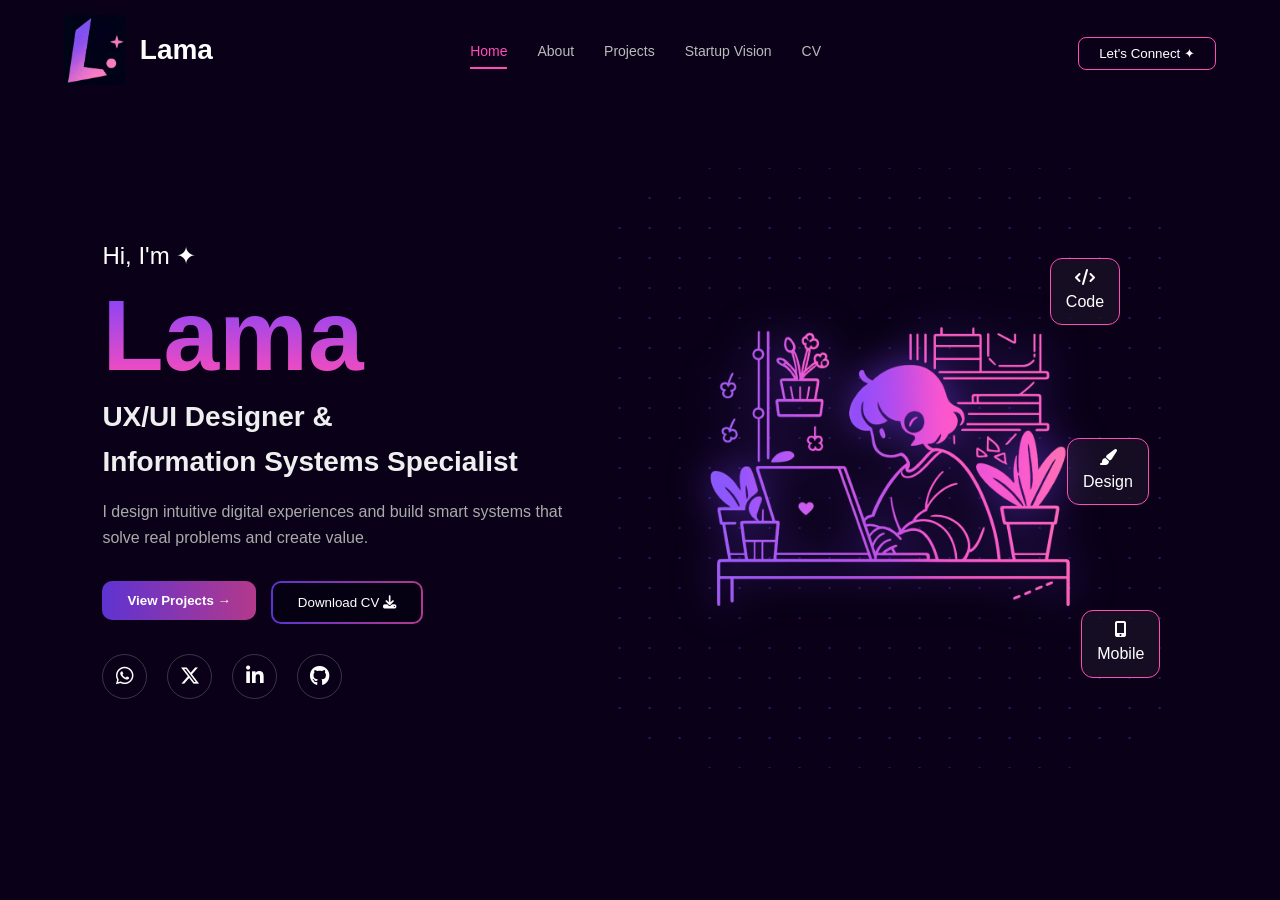
<file: index.html>
<!DOCTYPE html>
<html lang="ar">
<head>
    <meta charset="UTF-8">
    <meta name="viewport" content="width=device-width, initial-scale=1.0">
    <title>Lama Portfolio</title>
    <link rel="stylesheet" href="style.css">
    <link rel="stylesheet" href="https://cdnjs.cloudflare.com/ajax/libs/font-awesome/6.4.2/css/all.min.css">
</head>
<body>

    <nav>
        <div class="logo">
            <a href="index.html" class="logo-link">
                <div class="logo-wrapper">
                    <img src="logo2.jpg" alt="logo" class="nav-logo-img">
                    <span>Lama</span>
                </div>
            </a>
        </div>

        <button class="menu-toggle" type="button">
            <i class="fa-solid fa-bars"></i>
        </button>

        <ul>
            <li><a href="index.html" class="active">Home</a></li>
            <li><a href="about.html">About</a></li>
            <li><a href="projects.html">Projects</a></li>
            <li><a href="startup.html">Startup Vision</a></li>
            <li><a href="cv.html">CV</a></li>
        </ul>

        <a href="cv.html">
            <button class="connect-btn">Let's Connect ✦</button>
        </a>
    </nav>

    <main class="hero">
        <div class="content">
            <h3>Hi, I'm ✦</h3>
            <h1>Lama</h1>
            <h2>UX/UI Designer & <br> Information Systems Specialist</h2>
            <p>I design intuitive digital experiences and build smart systems that solve real problems and create value.</p>

            <div class="btns">
                <a href="projects.html" style="text-decoration: none;">
                    <button class="view-btn">View Projects →</button>
                </a>

                <a href="Lama_Alanazi.pdf" style="text-decoration: none;">
                <button class="cv-btn">
                    Download CV <i class="fa-solid fa-download"></i>
                </button>
                </a>
            </div>

            <div class="home-social-list">
                <a href="https://wa.me/966505989673" class="social-item">
                    <i class="fab fa-whatsapp"></i>
                </a>

                <a href="https://x.com/leot2y?s=21" class="social-item">
                    <i class="fab fa-x-twitter"></i>
                </a>

                <a href="https://www.linkedin.com/in/lama-alanzai-1803762b8?utm_source=share_via&utm_content=profile&utm_medium=member_ios" class="social-item">
                    <i class="fab fa-linkedin-in"></i>
                </a>

                <a href="https://github.com/lalimue" class="social-item">
                    <i class="fab fa-github"></i>
                </a>
            </div>
        </div>

        <div class="right-hero">
            <img src="loly.png" alt="Lama Working" class="hero-avatar">

            <div class="floating-icons">
                <div class="card card-code">
                    <i class="fas fa-code"></i>
                    <span>Code</span>
                </div>

                <div class="card card-design">
                    <i class="fas fa-paint-brush"></i>
                    <span>Design</span>
                </div>

                <div class="card card-mobile">
                    <i class="fas fa-mobile-alt"></i>
                    <span>Mobile</span>
                </div>
            </div>
        </div>
    </main>

    <script>
        const menuToggle = document.querySelector('.menu-toggle');
        const navMenu = document.querySelector('nav ul');

        menuToggle.addEventListener('click', () => {
            navMenu.classList.toggle('menu-open');

            menuToggle.innerHTML = navMenu.classList.contains('menu-open')
                ? '<i class="fa-solid fa-xmark"></i>'
                : '<i class="fa-solid fa-bars"></i>';
        });

        navMenu.querySelectorAll('a').forEach(link => {
            link.addEventListener('click', () => {
                navMenu.classList.remove('menu-open');
                menuToggle.innerHTML = '<i class="fa-solid fa-bars"></i>';
            });
        });
    </script>

    <script src="script.js"></script>

</body>
</html>
</file>
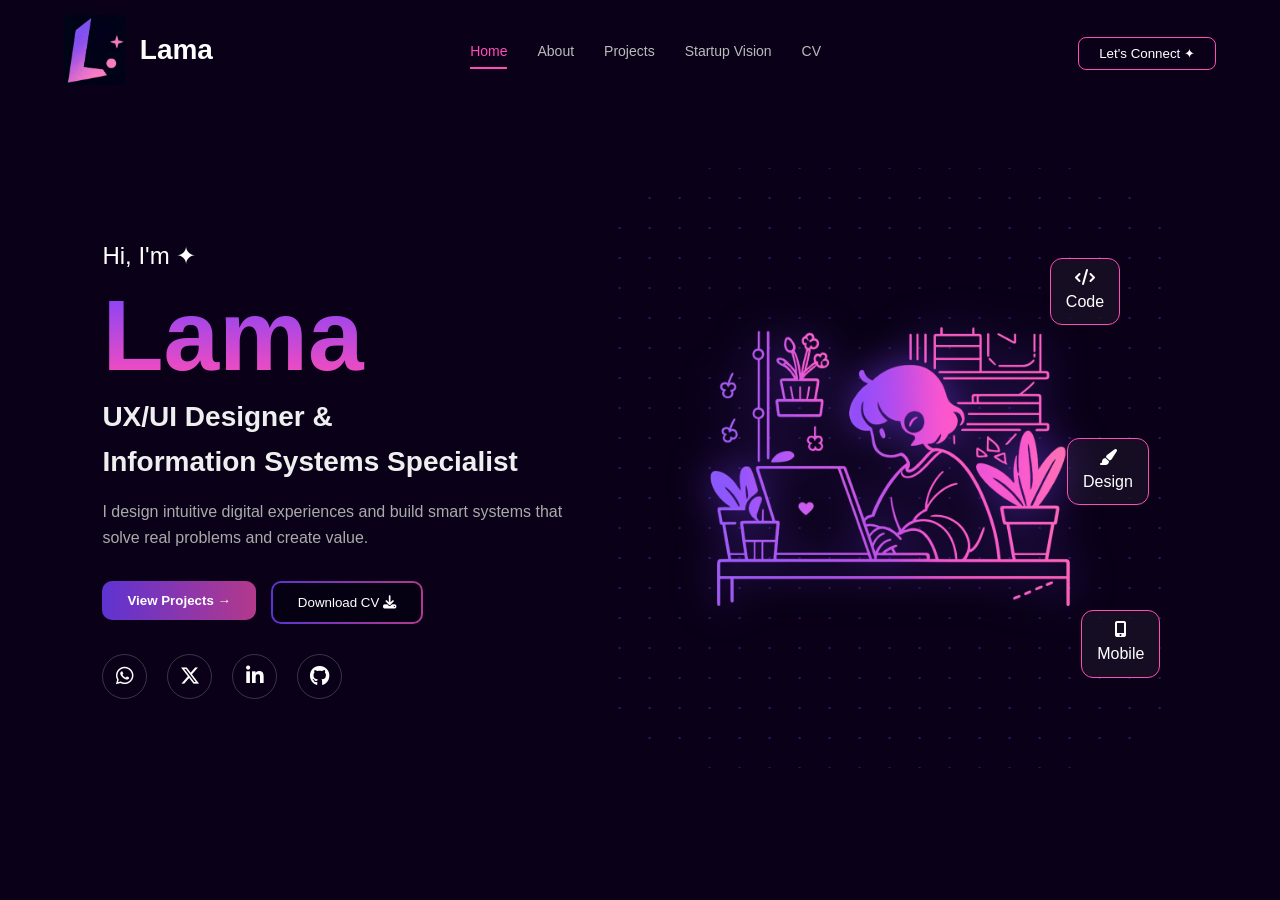
<file: my portfolio/index.html>
<!DOCTYPE html>
<html lang="ar">
<head>
    <meta charset="UTF-8">
    <meta name="viewport" content="width=device-width, initial-scale=1.0">
    <title>Lama Portfolio</title>
    <link rel="stylesheet" href="style.css">
    <link rel="stylesheet" href="https://cdnjs.cloudflare.com/ajax/libs/font-awesome/6.4.2/css/all.min.css">
</head>
<body>

    <nav>
      <div class="logo">
        <a href="index.html" class="logo-link">
        <div class="logo-wrapper">
            <img src="logo2.jpg" alt="logo" class="nav-logo-img">
        <span>Lama</span>
        </div>
        </a>
    </div>
        <ul>
            <li><a href="index.html" class="active">Home</a></li>
            <li><a href="about.html">About</a></li>
            <li><a href="projects.html">Projects</a></li>
            <li><a href="startup.html">Startup Vision</a></li>
            <li><a href="cv.html">CV</a></li>
        </ul>
        <a href="cv.html">
        <button class="connect-btn">Let's Connect ✦</button>
        </a>
    </nav>

    <main class="hero">
        <div class="content">
            <h3>Hi, I'm ✦</h3>
            <h1>Lama</h1>
            <h2>UX/UI Designer & <br> Information Systems Specialist</h2>
            <p>I design intuitive digital experiences and build smart systems that solve real problems and create value.</p>
            
            <div class="btns">
                <a href="projects.html" style="text-decoration: none;">
                <button class="view-btn">View Projects →</button>
                </a>
                <button class="cv-btn">Download CV <i class="fa-solid fa-download"></i></button>
            </div>

<div class="home-social-list">
    <a href="https://wa.me/966505989673" class="social-item"><i class="fab fa-whatsapp"></i></a>
    <a href="https://x.com/leot2y?s=21" class="social-item"><i class="fab fa-x-twitter"></i></a>
    <a href="https://www.linkedin.com/in/lama-alanzai-1803762b8?utm_source=share_via&utm_content=profile&utm_medium=member_ios" class="social-item"><i class="fab fa-linkedin-in"></i></a>
    <a href="https://github.com/lalimue" class="social-item"><i class="fab fa-github"></i></a>
</div>
        </div>

        <div class="right-hero">
    <img src="loly.png" alt="Lama Working" class="hero-avatar">
    
              <div class="floating-icons">
   <div class="card card-code">
        <i class="fas fa-code"></i> <span>Code</span>
    </div>

    <div class="card card-design">
        <i class="fas fa-paint-brush"></i>
        <span>Design</span>
    </div>

    <div class="card card-mobile">
        <i class="fas fa-mobile-alt"></i>
        <span>Mobile</span>
    </div>
        </div>
    </main>

    <script src="script.js"></script>
</body>
</html>
</file>
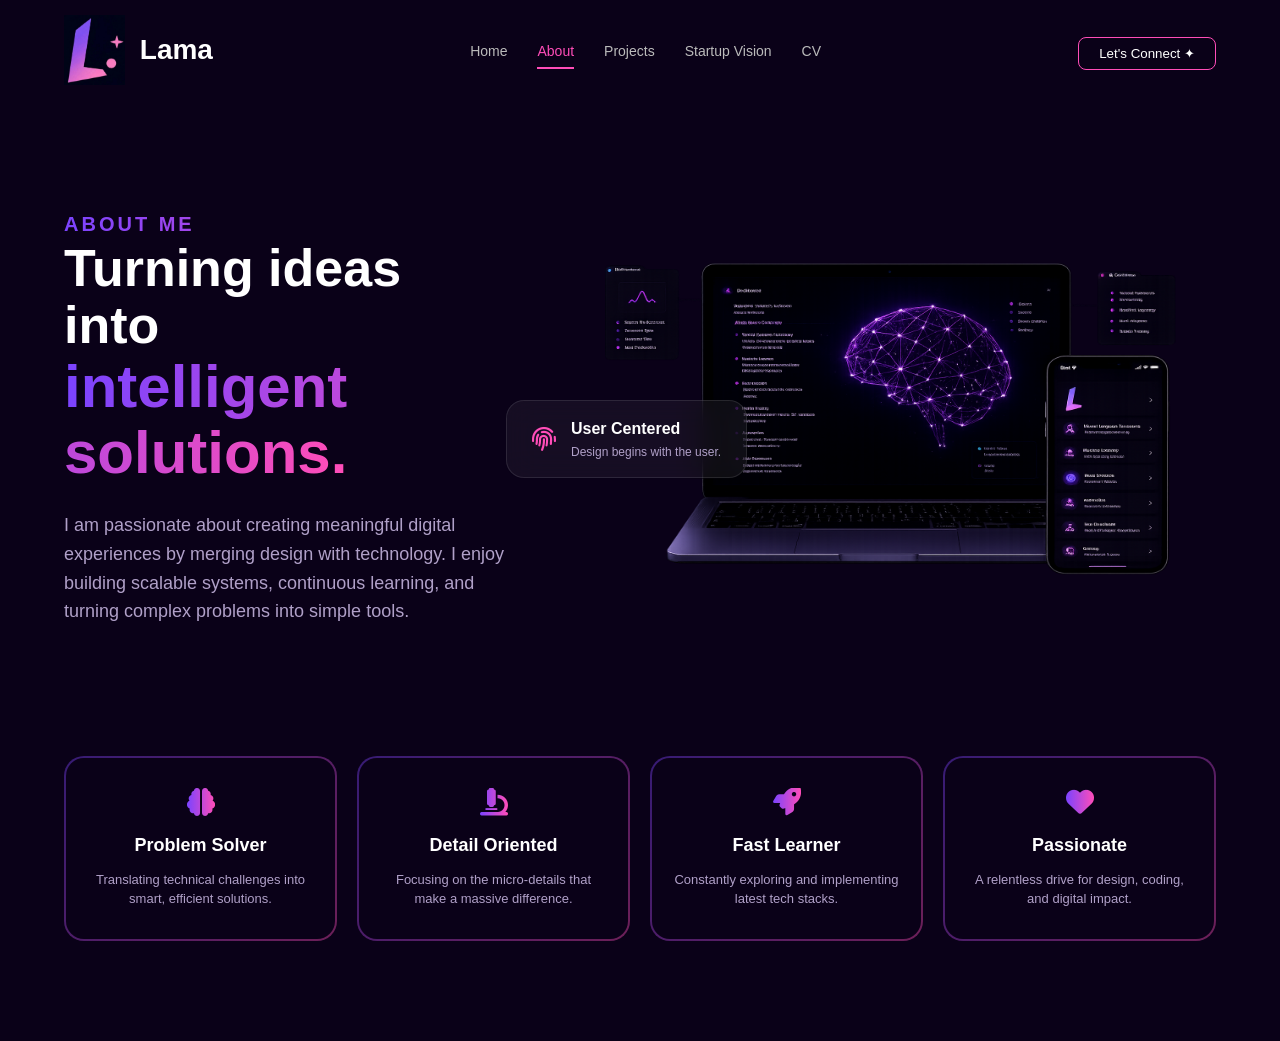
<file: about.html>
<!DOCTYPE html>
<html lang="en">
<head>
    <meta charset="UTF-8">
    <meta name="viewport" content="width=device-width, initial-scale=1.0">
    <title>About Me - Lama</title>
    <link rel="stylesheet" href="style.css">
    <link rel="stylesheet" href="https://cdnjs.cloudflare.com/ajax/libs/font-awesome/6.4.0/css/all.min.css">
    
</head>
<body>
  
<nav>
    <div class="logo">
        <a href="index.html" class="logo-link">
            <div class="logo-wrapper">
                <img src="logo2.jpg" alt="logo" class="nav-logo-img">
                <span>Lama</span>
            </div>
        </a>
    </div>

    <button class="menu-toggle" type="button">
        <i class="fa-solid fa-bars"></i>
    </button>

    <ul>
        <li><a href="index.html">Home</a></li>
        <li><a href="about.html" class="active">About</a></li>
        <li><a href="projects.html">Projects</a></li>
        <li><a href="startup.html">Startup Vision</a></li>
        <li><a href="cv.html">CV</a></li>
    </ul>

    <a href="cv.html">
        <button class="connect-btn">Let's Connect ✦</button>
    </a>
</nav>


<section class="about-section" id="about">
    <div class="about-container">
        
        <div class="about-top-row">
            <div class="about-text-content">
                <span class="section-subtitle">About Me</span>
                <h2 class="section-title">Turning ideas into <br><span class="gradient-text">intelligent solutions.</span></h2>
                <p class="about-description">
                    I am passionate about creating meaningful digital experiences by merging design with technology. 
                    I enjoy building scalable systems, continuous learning, and turning complex problems into simple tools.
                </p>
            </div>
            
            <div class="about-visual-content">
                <div class="visual-wrapper">
                    <div>
                        <img src="lap2.png" width="650" height="390">
                    </div>
                    <br>
                    <div class="floating-badge">
                        <i class="fas fa-fingerprint"></i>
                        <div class="badge-text">
                            <h4>User Centered</h4>
                            <p>Design begins with the user.</p>
                        </div>
                    </div>
                </div>
            </div>
        </div>

        <div class="traits-horizontal-grid">
            <div class="trait-card">
                <i class="fas fa-brain"></i>
                <h3>Problem Solver</h3>
                <p>Translating technical challenges into smart, efficient solutions.</p>
            </div>

            <div class="trait-card">
                <i class="fas fa-microscope"></i>
                <h3>Detail Oriented</h3>
                <p>Focusing on the micro-details that make a massive difference.</p>
            </div>

            <div class="trait-card">
                <i class="fas fa-rocket"></i>
                <h3>Fast Learner</h3>
                <p>Constantly exploring and implementing latest tech stacks.</p>
            </div>

            <div class="trait-card">
                <i class="fas fa-heart"></i>
                <h3>Passionate</h3>
                <p>A relentless drive for design, coding, and digital impact.</p>
            </div>
        </div>

    </div>
</section>
<script>
const menuToggle = document.querySelector('.menu-toggle');
const navMenu = document.querySelector('nav ul');

menuToggle.addEventListener('click', () => {
    navMenu.classList.toggle('menu-open');

    menuToggle.innerHTML = navMenu.classList.contains('menu-open')
        ? '<i class="fa-solid fa-xmark"></i>'
        : '<i class="fa-solid fa-bars"></i>';
});

navMenu.querySelectorAll('a').forEach(link => {
    link.addEventListener('click', () => {
        navMenu.classList.remove('menu-open');
        menuToggle.innerHTML = '<i class="fa-solid fa-bars"></i>';
    });
});
</script>
</body>
</html>
</file>
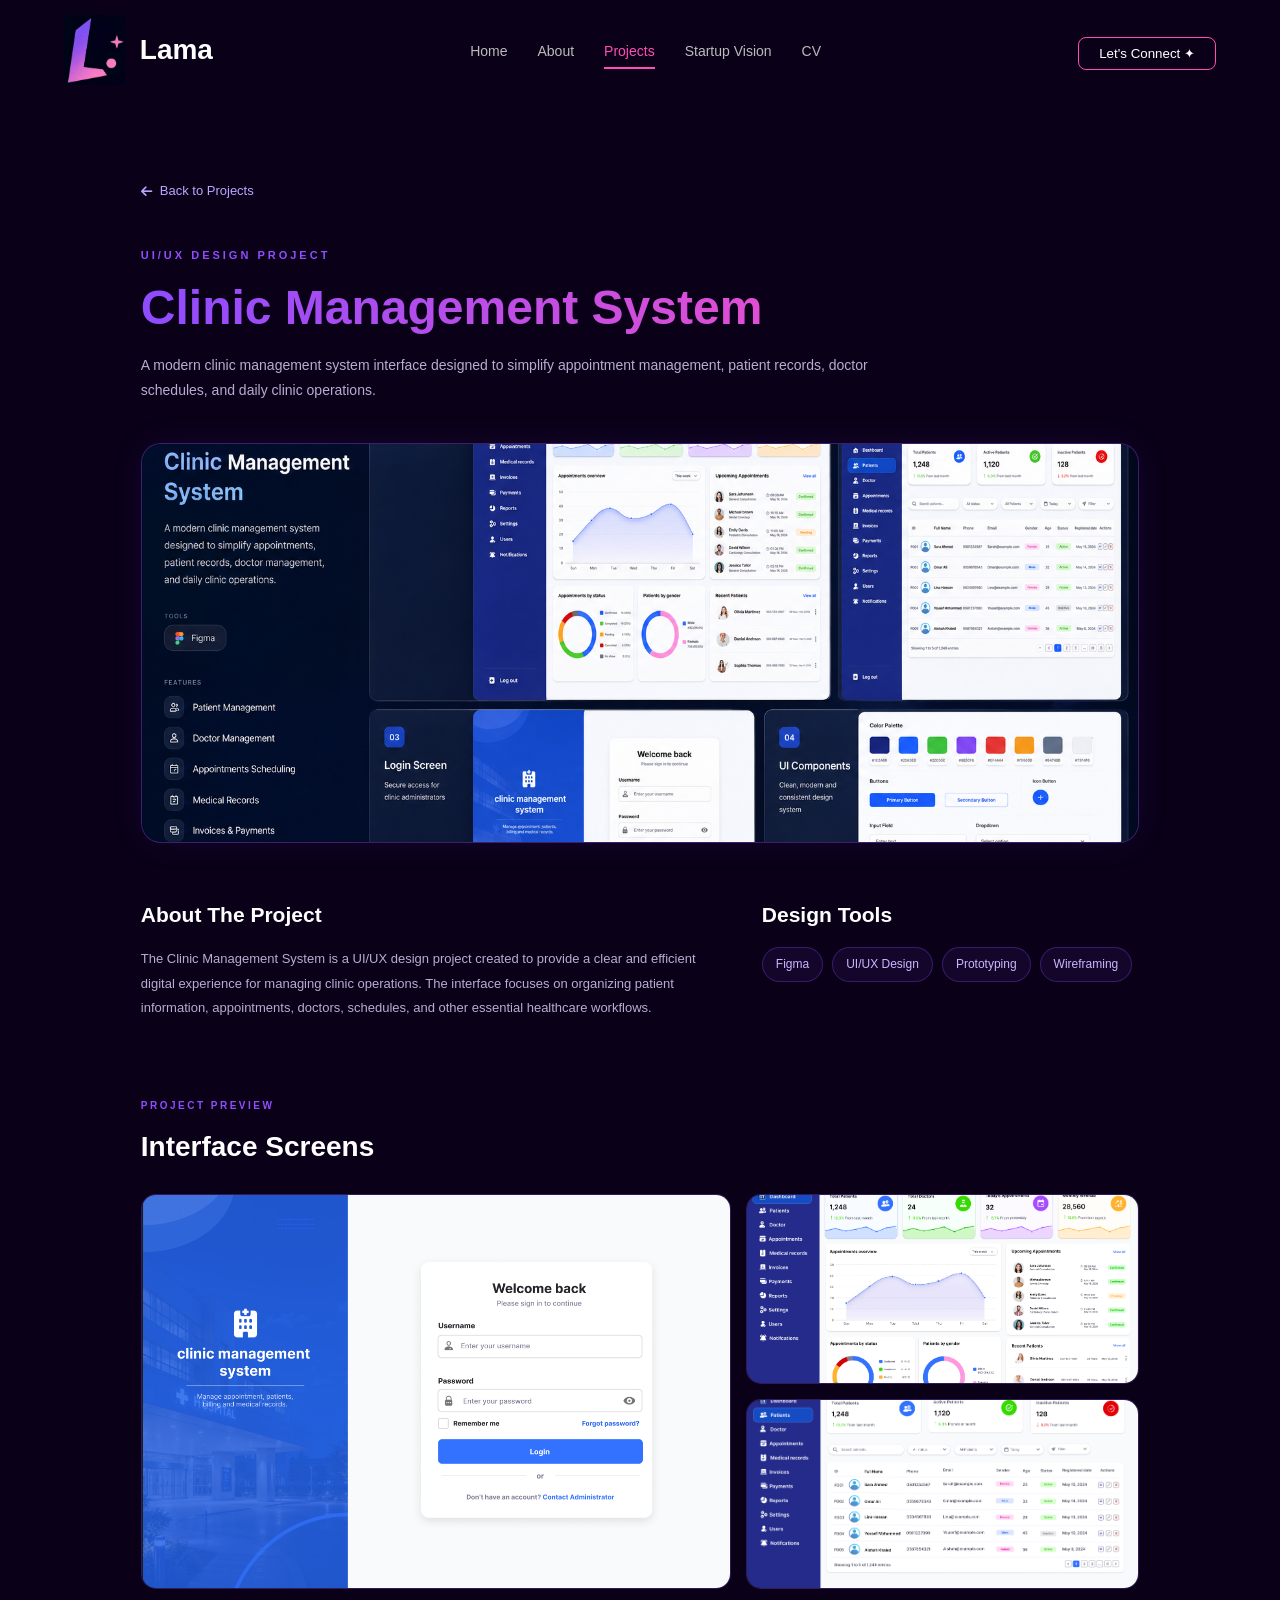
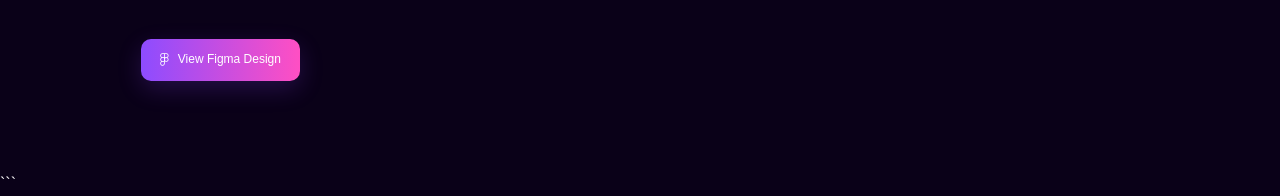
<file: clinic.html>
<!DOCTYPE html>
<html lang="en">

<head>
    <meta charset="UTF-8">
    <meta name="viewport" content="width=device-width, initial-scale=1.0">

    <title>Clinic Management System | Lama Portfolio</title>

    <link rel="stylesheet" href="style.css">

    <link rel="stylesheet"
          href="https://cdnjs.cloudflare.com/ajax/libs/font-awesome/6.4.2/css/all.min.css">
</head>

<body>

<!-- ================= NAVBAR ================= -->

<nav>

    <div class="logo">
        <a href="index.html" class="logo-link">

            <div class="logo-wrapper">
                <img src="logo2.jpg" alt="logo" class="nav-logo-img">
                <span>Lama</span>
            </div>

        </a>
    </div>

    <ul>
        <li><a href="index.html">Home</a></li>
        <li><a href="about.html">About</a></li>
        <li><a href="projects.html" class="active">Projects</a></li>
        <li><a href="startup.html">Startup Vision</a></li>
        <li><a href="cv.html">CV</a></li>
    </ul>

    <a href="cv.html">
        <button class="connect-btn">Let's Connect ✦</button>
    </a>

</nav>


<!-- ================= PROJECT ================= -->

<main class="project-details">

    <!-- BACK -->

    <a href="projects.html" class="back-projects">
        <i class="fas fa-arrow-left"></i>
        Back to Projects
    </a>


    <!-- HEADING -->

    <div class="project-heading">

        <span class="project-category">
            UI/UX DESIGN PROJECT
        </span>

        <h1>Clinic Management System</h1>

        <p>
            A modern clinic management system interface designed to
            simplify appointment management, patient records, doctor
            schedules, and daily clinic operations.
        </p>

    </div>


    <!-- ================= MAIN IMAGE ================= -->

    <div class="project-main-image">

        <img src="clinic.png"
             alt="Clinic Management System UI">

    </div>


    <!-- ================= PROJECT INFORMATION ================= -->

    <section class="project-content">

        <div class="project-description">

            <h2>About The Project</h2>

            <p>
                The Clinic Management System is a UI/UX design project
                created to provide a clear and efficient digital experience
                for managing clinic operations. The interface focuses on
                organizing patient information, appointments, doctors,
                schedules, and other essential healthcare workflows.
            </p>

        </div>


        <div class="project-tech">

            <h2>Design Tools</h2>

            <div class="tech-tags">

                <span>Figma</span>
                <span>UI/UX Design</span>
                <span>Prototyping</span>
                <span>Wireframing</span>

            </div>

        </div>

    </section>


    <!-- ================= DESIGN SCREENS ================= -->

    <section class="project-gallery">

        <div class="gallery-heading">

            <span>PROJECT PREVIEW</span>

            <h2>Interface Screens</h2>

        </div>


        <div class="gallery-grid">

            <!-- MAIN DESIGN -->

            <div class="gallery-item large">

                <img src="clinic1.png"
                     alt="Clinic Management System Dashboard">

            </div>


            <!-- ADD MORE SCREENS HERE -->

            <div class="gallery-item">

                <img src="clinic2.png"
                     alt="Clinic Management System Screen">

            </div>


            <div class="gallery-item">

                <img src="clinic3.png"
                     alt="Clinic Management System Screen">

            </div>

        </div>

    </section>


    <!-- ================= FIGMA ================= -->

    <section class="project-links">

        <a href="https://www.figma.com/design/mzNhZfQiUc6KIcCQ4QPQDF/clinic-management-system?node-id=0-1&t=4mo6bGwFIRwh3VgQ-1"
           target="_blank"
           rel="noopener noreferrer"
           class="project-link live-link">

            <i class="fab fa-figma"></i>

            View Figma Design

        </a>

    </section>


</main>

</body>
</html>
```
</file>
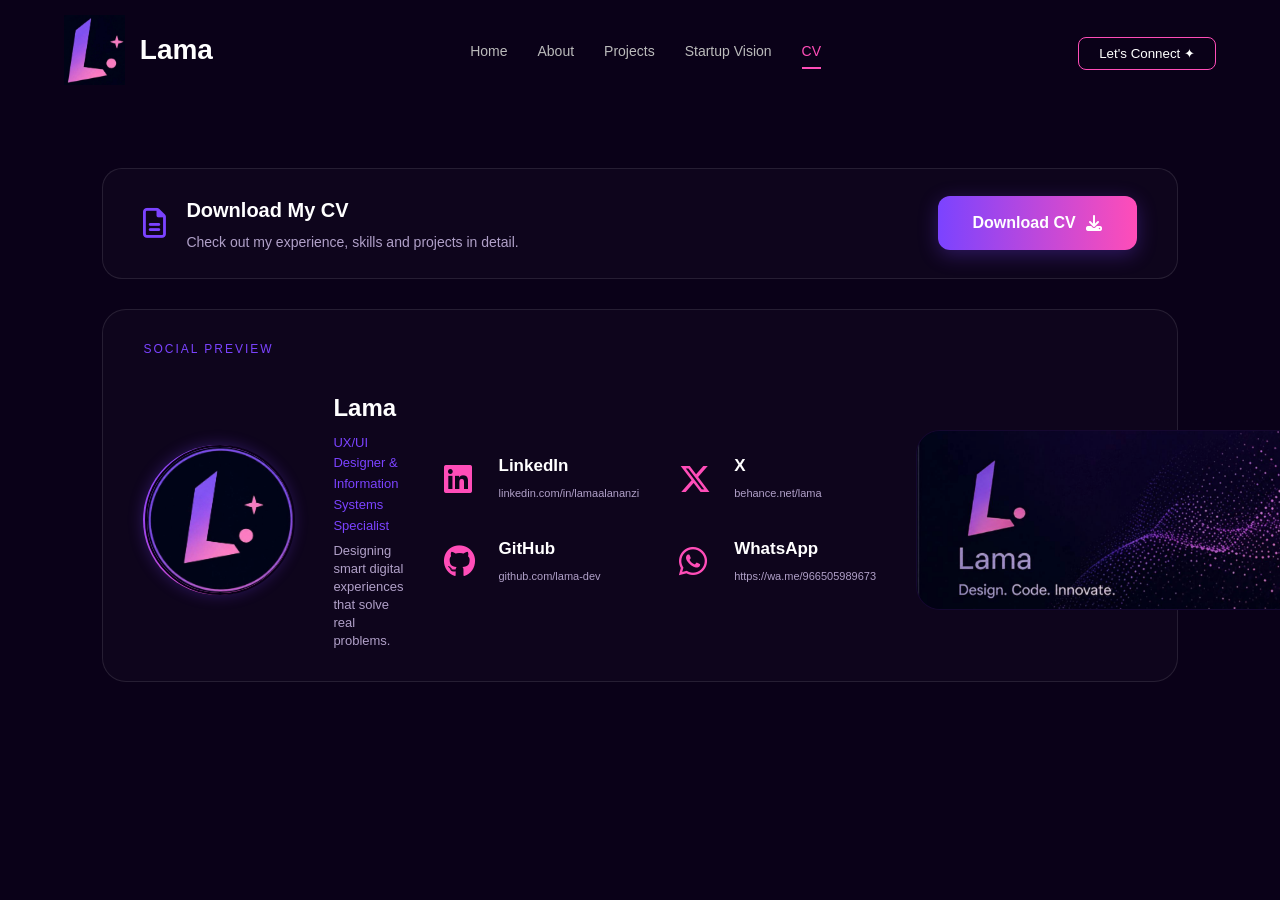
<file: cv.html>
<!DOCTYPE html>
<html lang="ar">
<head>
    <meta charset="UTF-8">
    <meta name="viewport" content="width=device-width, initial-scale=1.0">
    <title>Lama Portfolio</title>
    <link rel="stylesheet" href="style.css">
    <link rel="stylesheet" href="https://cdnjs.cloudflare.com/ajax/libs/font-awesome/6.4.2/css/all.min.css">
</head>
<body>

<nav>
    <div class="logo">
        <a href="index.html" class="logo-link">
            <div class="logo-wrapper">
                <img src="logo2.jpg" alt="logo" class="nav-logo-img">
                <span>Lama</span>
            </div>
        </a>
    </div>

    <button class="menu-toggle" type="button">
        <i class="fa-solid fa-bars"></i>
    </button>

    <ul>
        <li><a href="index.html">Home</a></li>
        <li><a href="about.html">About</a></li>
        <li><a href="projects.html">Projects</a></li>
        <li><a href="startup.html">Startup Vision</a></li>
        <li><a href="cv.html" class="active">CV</a></li>
    </ul>

    <a href="cv.html">
        <button class="connect-btn">Let's Connect ✦</button>
    </a>
</nav>
    <section class="cv-social-section">
    <div class="cv-download-bar">
        <div class="cv-info">
            <i class="far fa-file-alt"></i>
            <div>
                <h3>Download My CV</h3>
                <p>Check out my experience, skills and projects in detail.</p>
            </div>
        </div>
        <a href="Lama_Alanazi.pdf" class="btn-download-cv">
            Download CV <i class="fas fa-download"></i>
        </a>
    </div>

    <div class="social-preview-container">
    <div class="social-header">SOCIAL PREVIEW</div>
    
    <div class="social-content-grid">
        <div class="profile-mini-card">
          <div class="avatar-container">
            <img src="Lav.jpg" alt="lama logo" class="profile-avatar-img">
          </div>
          <br><br><br>
            <div class="profile-text">
                <h2>Lama</h2>
                <span>UX/UI Designer & Information Systems Specialist</span>
                <p>Designing smart digital experiences that solve real problems.</p>
            </div>
        </div>

        <div class="social-links-grid">
            <div class="social-link-item">
                <i class="fab fa-linkedin"></i>
                <div class="link-details">
                    <h4>LinkedIn</h4>
                        <a href="https://www.linkedin.com/in/lama-alanzai-1803762b8?utm_source=share_via&utm_content=profile&utm_medium=member_ios" 
                        style="text-decoration: none;">
                        <span>linkedin.com/in/lamaalananzi</span>
                        </a>
                </div>
            </div>
            <div class="social-link-item">
                <i class="fab fa-x-twitter"></i>
                <div class="link-details">
                    <h4>X</h4>
                    <a href="https://x.com/leot2y?s=21"
                    style="text-decoration: none;">
                    <span>behance.net/lama</span>
                    </a>
                </div>
            </div>
            <div class="social-link-item">
                <i class="fab fa-github"></i>
                <div class="link-details">
                    <h4>GitHub</h4>
                    <a href="https://github.com/lalimue"style="text-decoration: none;">
                    <span>github.com/lama-dev</span>
                    </a>
                </div>
            </div>
            <div class="social-link-item">
                <i class="fab fa-whatsapp"></i>
                <div class="link-details">
                    <h4>WhatsApp</h4>
                    <a href="https://wa.me/966505989673"
                    style="text-decoration: none;">
                    <span>https://wa.me/966505989673</span>
                </a>
                </div>
            </div>
        </div>
            <div class="brand-card">
                <img src="card.jpg" alt="card identity" class ="brand-image-bg">
                
                </div>
        
    </div>
</section>
<script>
const menuToggle = document.querySelector('.menu-toggle');
const navMenu = document.querySelector('nav ul');

menuToggle.addEventListener('click', () => {
    navMenu.classList.toggle('menu-open');

    menuToggle.innerHTML = navMenu.classList.contains('menu-open')
        ? '<i class="fa-solid fa-xmark"></i>'
        : '<i class="fa-solid fa-bars"></i>';
});

navMenu.querySelectorAll('a').forEach(link => {
    link.addEventListener('click', () => {
        navMenu.classList.remove('menu-open');
        menuToggle.innerHTML = '<i class="fa-solid fa-bars"></i>';
    });
});
</script>
</body>
</html>
</file>
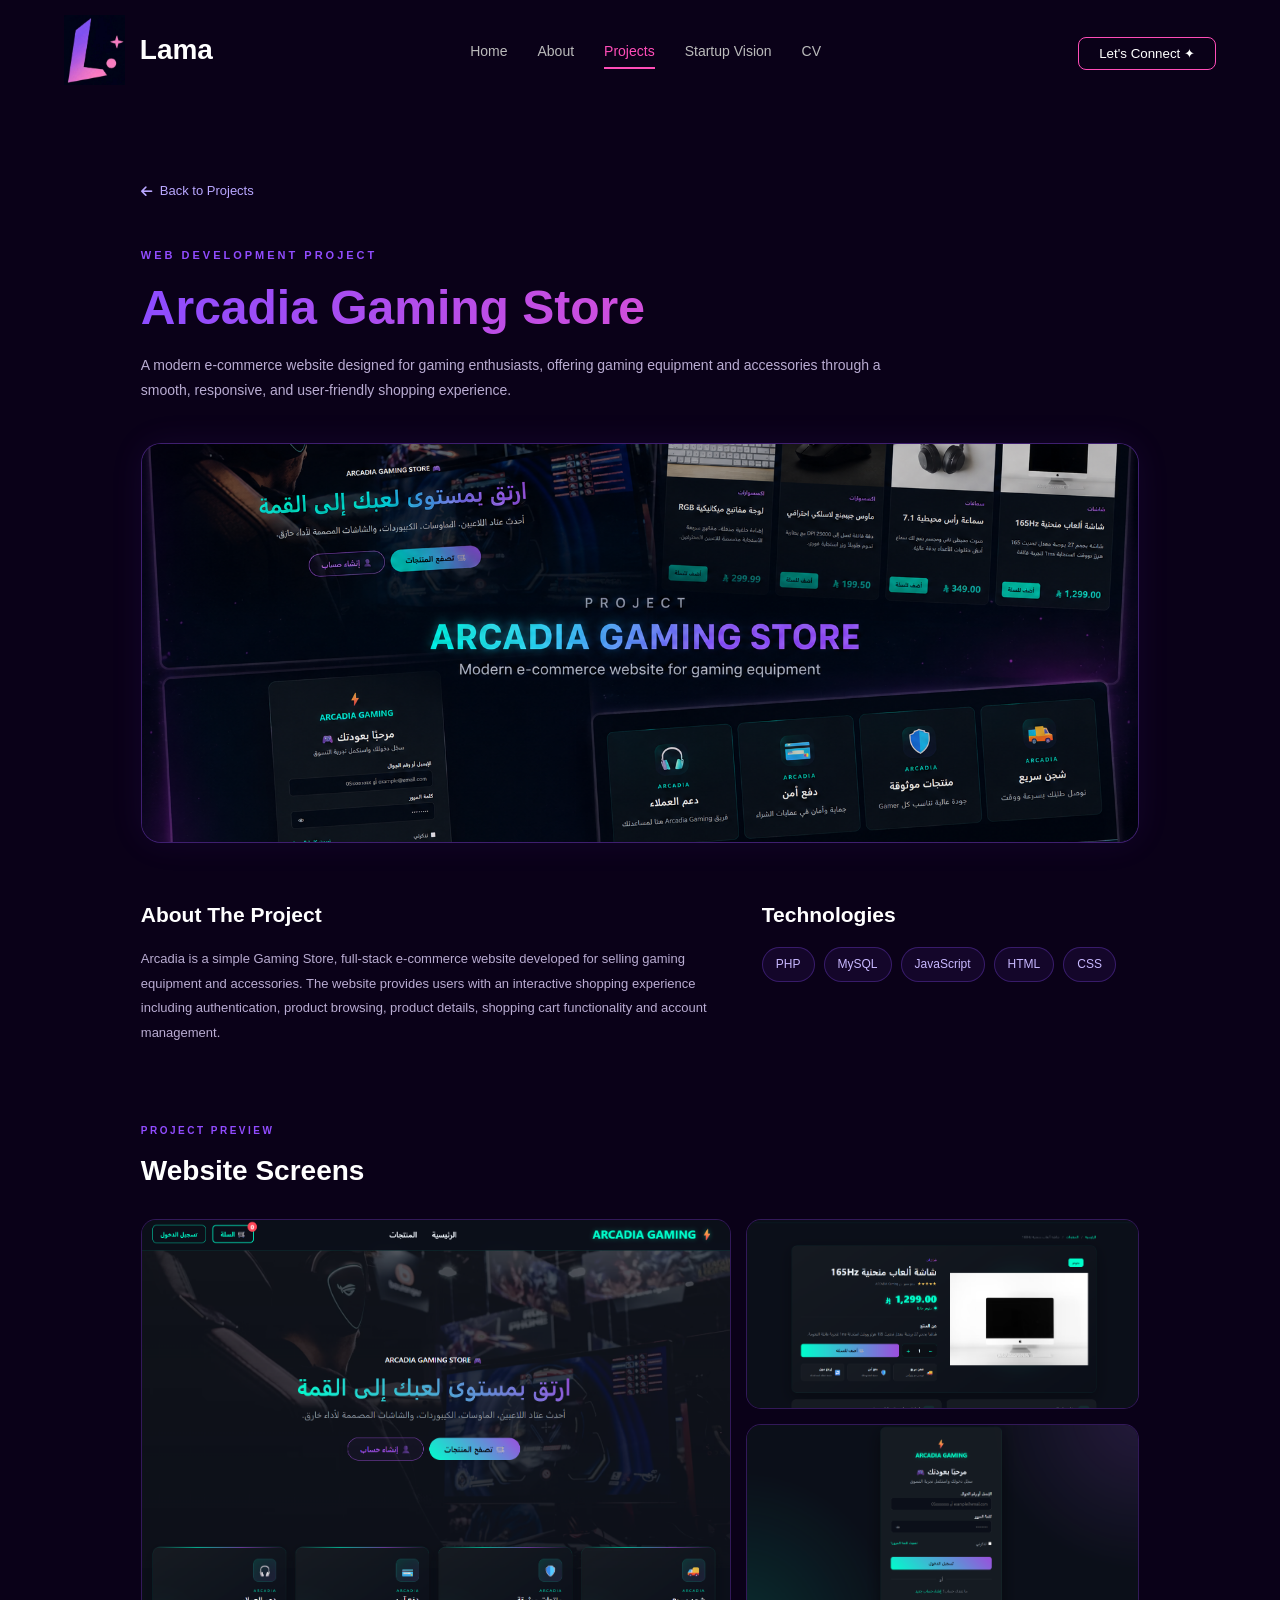
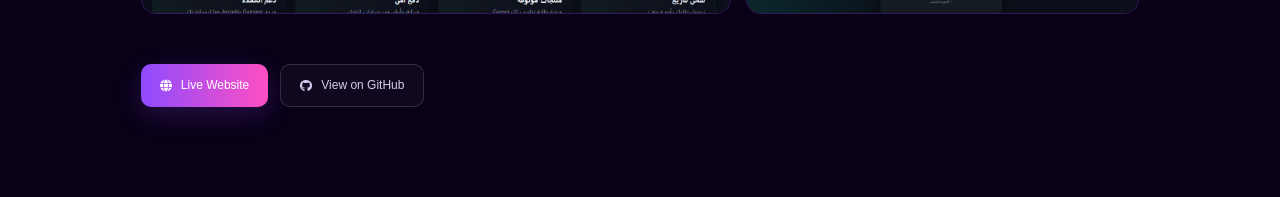
<file: project-arcadia.html>
<!DOCTYPE html>
<html lang="en">

<head>
    <meta charset="UTF-8">
    <meta name="viewport" content="width=device-width, initial-scale=1.0">

    <title>Arcadia Gaming Store | Lama Portfolio</title>

    <link rel="stylesheet" href="style.css">

    <link rel="stylesheet"
          href="https://cdnjs.cloudflare.com/ajax/libs/font-awesome/6.4.2/css/all.min.css">
</head>

<body>

<!-- ================= NAVBAR ================= -->

<nav>

    <div class="logo">
        <a href="index.html" class="logo-link">

            <div class="logo-wrapper">
                <img src="logo2.jpg" alt="logo" class="nav-logo-img">
                <span>Lama</span>
            </div>

        </a>
    </div>

    <ul>
        <li><a href="index.html">Home</a></li>
        <li><a href="about.html">About</a></li>
        <li><a href="projects.html" class="active">Projects</a></li>
        <li><a href="startup.html">Startup Vision</a></li>
        <li><a href="cv.html">CV</a></li>
    </ul>

    <a href="cv.html">
        <button class="connect-btn">Let's Connect ✦</button>
    </a>

</nav>


<!-- ================= PROJECT ================= -->

<main class="project-details">

    <!-- BACK -->

    <a href="projects.html" class="back-projects">
        <i class="fas fa-arrow-left"></i>
        Back to Projects
    </a>


    <!-- HEADING -->

    <div class="project-heading">

        <span class="project-category">
            WEB DEVELOPMENT PROJECT
        </span>

        <h1>Arcadia Gaming Store</h1>

        <p>
            A modern e-commerce website designed for gaming enthusiasts,
            offering gaming equipment and accessories through a smooth,
            responsive, and user-friendly shopping experience.
        </p>

    </div>


    <!-- ================= MAIN IMAGE ================= -->

    <div class="project-main-image">

        <img src="arc.png"
             alt="Arcadia Gaming Store Homepage">

    </div>


    <!-- ================= PROJECT INFORMATION ================= -->

    <section class="project-content">

        <div class="project-description">

            <h2>About The Project</h2>

            <p>
                Arcadia is a simple Gaming Store, full-stack e-commerce website
                developed for selling gaming equipment and accessories.
                The website provides users with an interactive shopping
                experience including authentication, product browsing,
                product details, shopping cart functionality and account
                management.
            </p>

        </div>


        <div class="project-tech">

            <h2>Technologies</h2>

            <div class="tech-tags">

                <span>PHP</span>
                <span>MySQL</span>
                <span>JavaScript</span>
                <span>HTML</span>
                <span>CSS</span>

            </div>

        </div>

    </section>


    <!-- ================= WEBSITE SCREENS ================= -->

    <section class="project-gallery">

        <div class="gallery-heading">

            <span>PROJECT PREVIEW</span>

            <h2>Website Screens</h2>

        </div>


        <div class="gallery-grid">

            <!-- HOME -->

            <div class="gallery-item large">

                <img src="archome.png"
                     alt="Arcadia Gaming Store Homepage">

            </div>


            <!-- PRODUCTS -->

            <div class="gallery-item">

                <img src="arcproduct.png"
                     alt="Arcadia Gaming Store Products">

            </div>


            <!-- LOGIN -->

            <div class="gallery-item">

                <img src="arclog.png"
                     alt="Arcadia Gaming Store Login">

            </div>

        </div>

    </section>


    <!-- ================= LINKS ================= -->

    <section class="project-links">

        <a href="https://arcadia-gaming.freehosting.dev/"
           target="_blank"
           rel="noopener noreferrer"
           class="project-link live-link">

            <i class="fas fa-globe"></i>

            Live Website

        </a>


        <a href="https://github.com/lalimue/arcadia-gaming"
           target="_blank"
           rel="noopener noreferrer"
           class="project-link github-link">

            <i class="fab fa-github"></i>

            View on GitHub

        </a>

    </section>

</main>

</body>
</html>
</file>
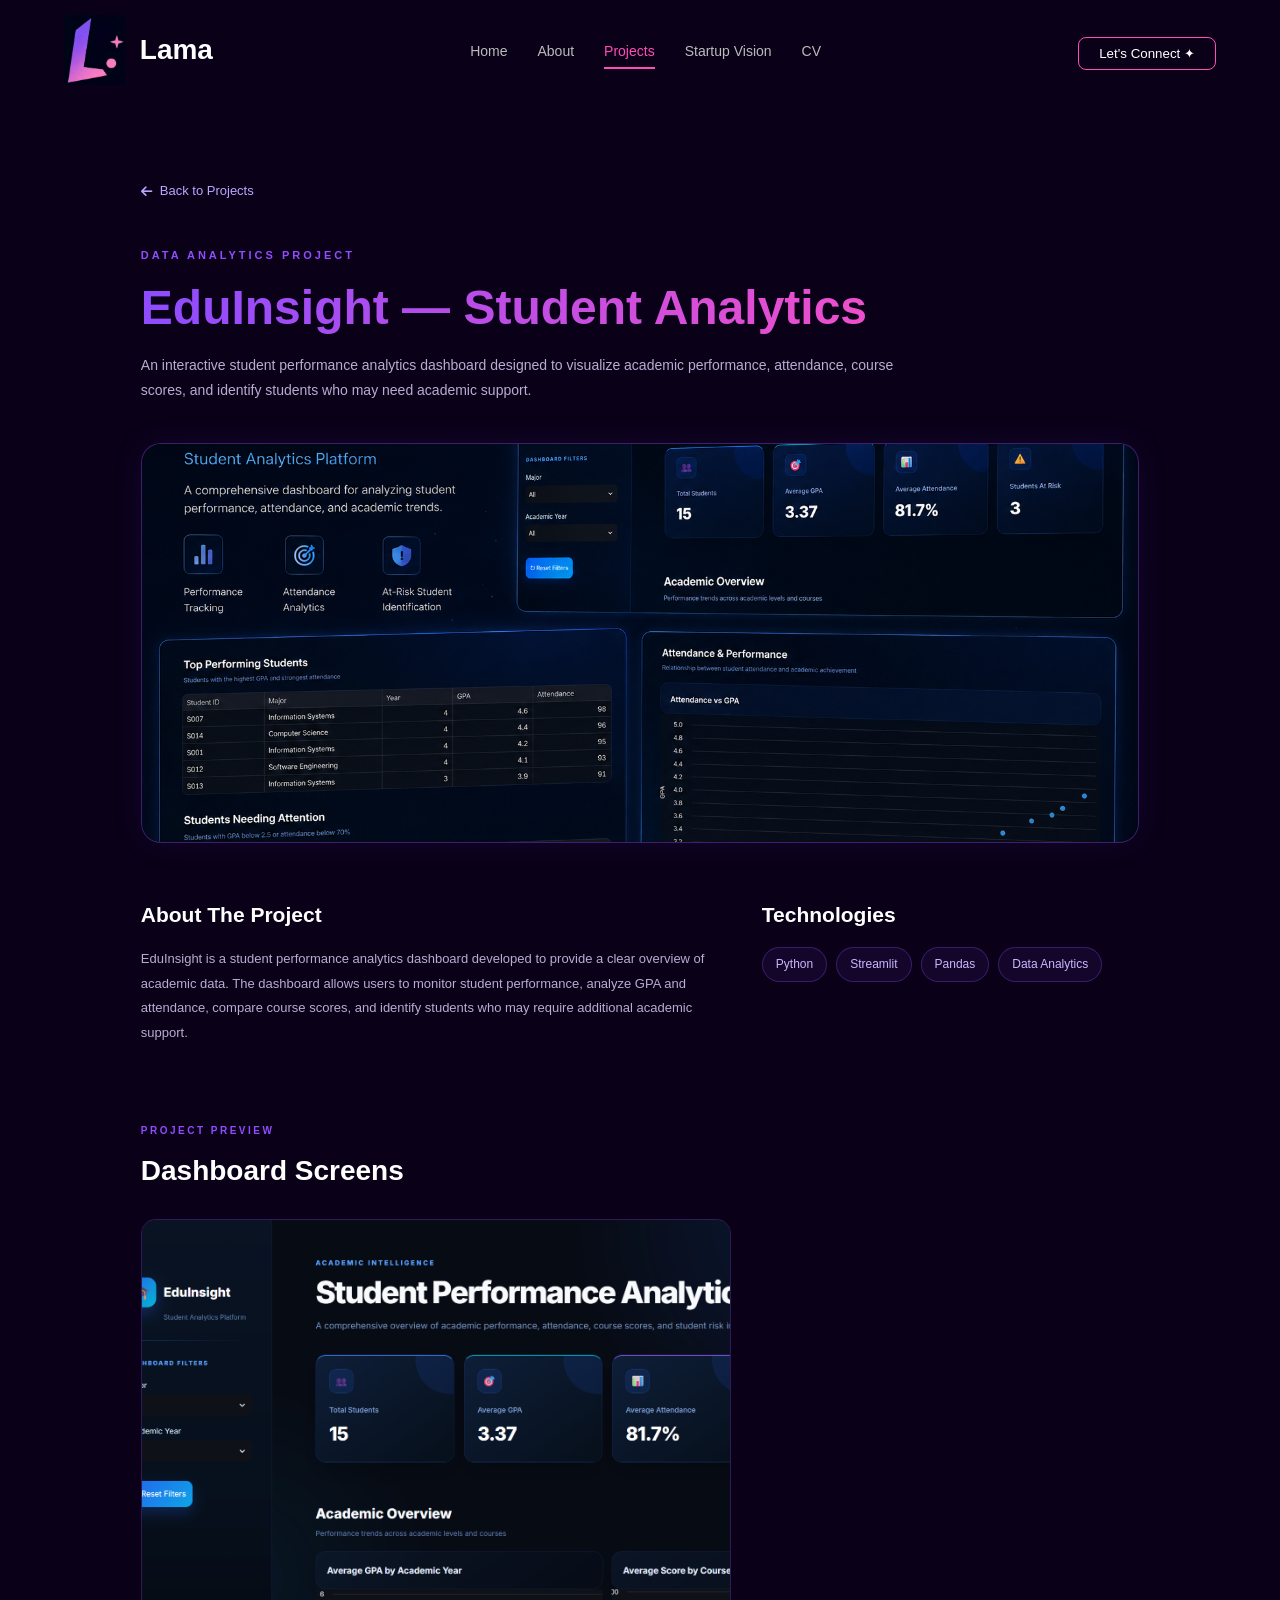
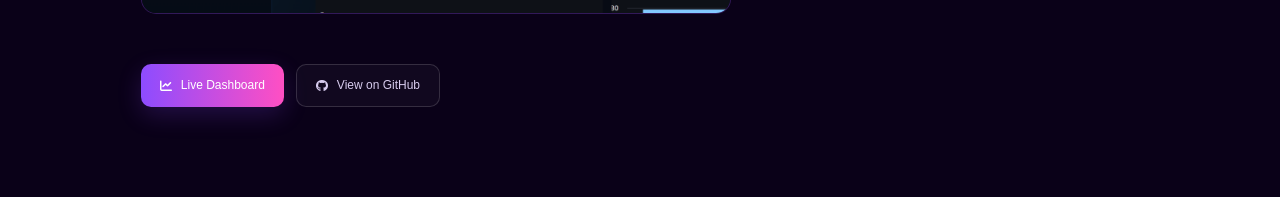
<file: project-eduinsight.html>
<!DOCTYPE html>
<html lang="en">

<head>
    <meta charset="UTF-8">
    <meta name="viewport" content="width=device-width, initial-scale=1.0">

    <title>EduInsight | Lama Portfolio</title>

    <link rel="stylesheet" href="style.css">

    <link rel="stylesheet"
          href="https://cdnjs.cloudflare.com/ajax/libs/font-awesome/6.4.2/css/all.min.css">
</head>

<body>

<!-- ================= NAVBAR ================= -->

<nav>

    <div class="logo">
        <a href="index.html" class="logo-link">

            <div class="logo-wrapper">
                <img src="logo2.jpg" alt="logo" class="nav-logo-img">
                <span>Lama</span>
            </div>

        </a>
    </div>

    <ul>
        <li><a href="index.html">Home</a></li>
        <li><a href="about.html">About</a></li>
        <li><a href="projects.html" class="active">Projects</a></li>
        <li><a href="startup.html">Startup Vision</a></li>
        <li><a href="cv.html">CV</a></li>
    </ul>

    <a href="cv.html">
        <button class="connect-btn">Let's Connect ✦</button>
    </a>

</nav>


<!-- ================= PROJECT ================= -->

<main class="project-details">

    <!-- BACK -->

    <a href="projects.html" class="back-projects">
        <i class="fas fa-arrow-left"></i>
        Back to Projects
    </a>


    <!-- HEADING -->

    <div class="project-heading">

        <span class="project-category">
            DATA ANALYTICS PROJECT
        </span>

        <h1>EduInsight — Student Analytics</h1>

        <p>
            An interactive student performance analytics dashboard designed
            to visualize academic performance, attendance, course scores,
            and identify students who may need academic support.
        </p>

    </div>


    <!-- ================= MAIN IMAGE ================= -->

    <div class="project-main-image">

        <img src="edu.png"
             alt="EduInsight Student Analytics Dashboard">

    </div>


    <!-- ================= PROJECT INFORMATION ================= -->

    <section class="project-content">

        <div class="project-description">

            <h2>About The Project</h2>

            <p>
                EduInsight is a student performance analytics dashboard
                developed to provide a clear overview of academic data.
                The dashboard allows users to monitor student performance,
                analyze GPA and attendance, compare course scores, and
                identify students who may require additional academic support.
            </p>

        </div>


        <div class="project-tech">

            <h2>Technologies</h2>

            <div class="tech-tags">

                <span>Python</span>
                <span>Streamlit</span>
                <span>Pandas</span>
                <span>Data Analytics</span>

            </div>

        </div>

    </section>


    <!-- ================= DASHBOARD SCREENS ================= -->

    <section class="project-gallery">

        <div class="gallery-heading">

            <span>PROJECT PREVIEW</span>

            <h2>Dashboard Screens</h2>

        </div>


        <div class="gallery-grid">

            <!-- MAIN DASHBOARD -->

            <div class="gallery-item large">

                <img src="edu (2).png"
                     alt="EduInsight Dashboard">

            </div>

        </div>

    </section>


    <!-- ================= LINKS ================= -->

    <section class="project-links">

        <a href="https://eduinsight-analytics.streamlit.app"
           target="_blank"
           rel="noopener noreferrer"
           class="project-link live-link">

            <i class="fas fa-chart-line"></i>

            Live Dashboard

        </a>


        <a href="https://github.com/lalimue/EduInsight-Student-Analytics"
           target="_blank"
           rel="noopener noreferrer"
           class="project-link github-link">

            <i class="fab fa-github"></i>

            View on GitHub

        </a>

    </section>

</main>

</body>
</html>
</file>
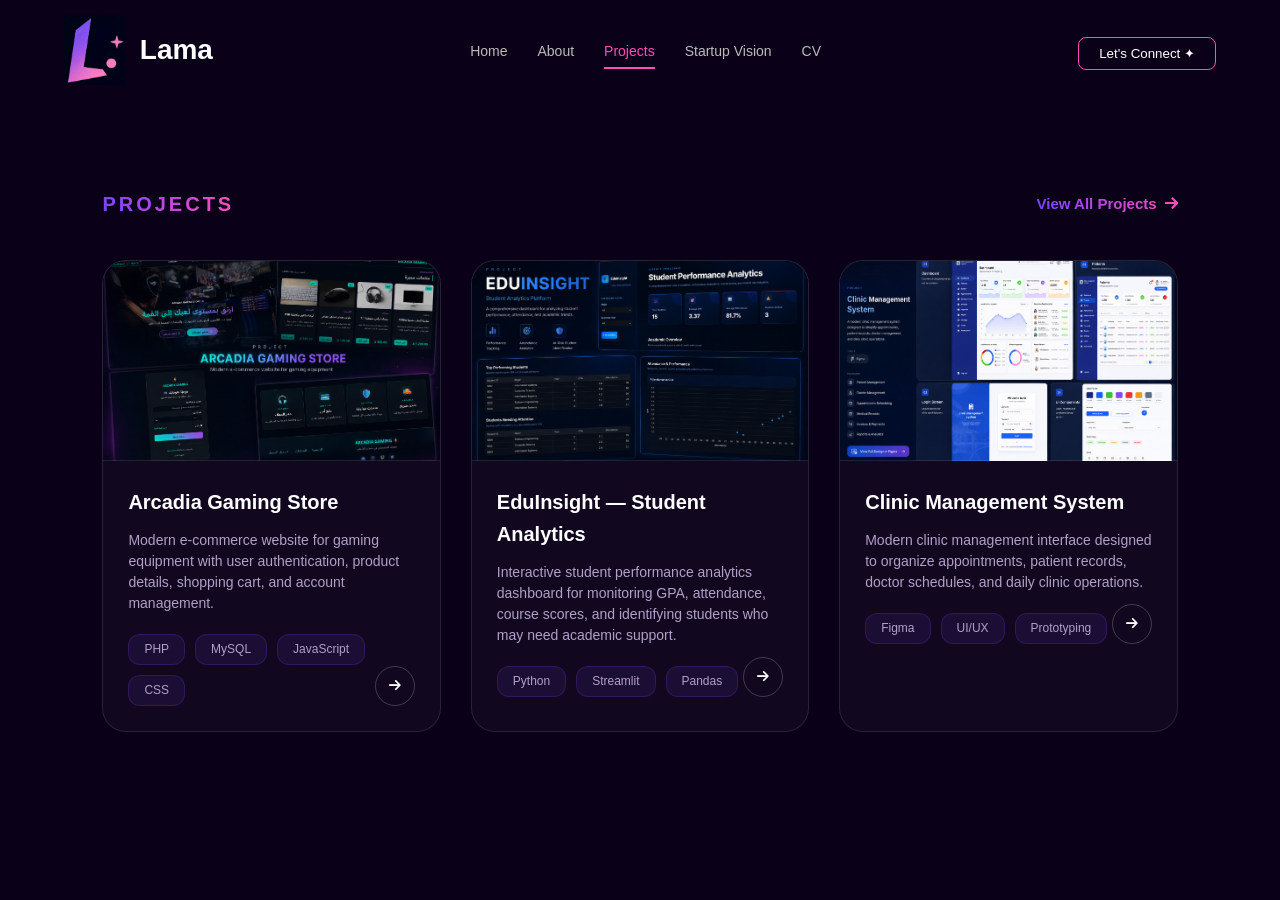
<file: projects.html>
<!DOCTYPE html>
<html lang="ar">
<head>
    <meta charset="UTF-8">
    <meta name="viewport" content="width=device-width, initial-scale=1.0">
    <title>Lama Portfolio</title>

    <link rel="stylesheet" href="style.css">

    <link rel="stylesheet"
          href="https://cdnjs.cloudflare.com/ajax/libs/font-awesome/6.4.2/css/all.min.css">
</head>

<body>

<nav>

    <div class="logo">
        <a href="index.html" class="logo-link">
            <div class="logo-wrapper">
                <img src="logo2.jpg" alt="logo" class="nav-logo-img">
                <span>Lama</span>
            </div>
        </a>
    </div>

    <button class="menu-toggle" type="button">
        <i class="fa-solid fa-bars"></i>
    </button>

    <ul>
        <li><a href="index.html">Home</a></li>
        <li><a href="about.html">About</a></li>
        <li><a href="projects.html" class="active">Projects</a></li>
        <li><a href="startup.html">Startup Vision</a></li>
        <li><a href="cv.html">CV</a></li>
    </ul>

    <a href="cv.html">
        <button class="connect-btn">Let's Connect ✦</button>
    </a>

</nav>


    <section class="projects-section">

        <div class="projects-header">

            <h2 class="section-subtitle">PROJECTS</h2>

            <a href="#" class="view-all">
                View All Projects
                <i class="fas fa-arrow-right"></i>
            </a>

        </div>


        <div class="projects-grid">


            <!-- ================= PROJECT 1 ================= -->

            <div class="project-card">

                <div class="project-image img-1">
                </div>

                <div class="project-info">

                    <h3>Arcadia Gaming Store</h3>

                    <p>
                        Modern e-commerce website for gaming equipment with
                        user authentication, product details, shopping cart,
                        and account management.
                    </p>

                    <div class="project-tags">

                        <span>PHP</span>
                        <span>MySQL</span>
                        <span>JavaScript</span>
                        <span>CSS</span>

                    </div>

                    <button class="project-arrow"
                            onclick="window.location.href='project-arcadia.html'">

                        <i class="fas fa-arrow-right"></i>

                    </button>

                </div>

            </div>



            <!-- ================= PROJECT 2 ================= -->

            <div class="project-card">

                <div class="project-image img-2">
                </div>

                <div class="project-info">

                    <h3>EduInsight — Student Analytics</h3>

                    <p>
                        Interactive student performance analytics dashboard
                        for monitoring GPA, attendance, course scores, and
                        identifying students who may need academic support.
                    </p>

                    <div class="project-tags">

                        <span>Python</span>
                        <span>Streamlit</span>
                        <span>Pandas</span>

                    </div>

                    <button class="project-arrow"
                            onclick="window.location.href='project-eduinsight.html'">

                        <i class="fas fa-arrow-right"></i>

                    </button>

                </div>

            </div>



            <!-- ================= PROJECT 3 - CLINIC ================= -->

            <div class="project-card">

                <div class="project-image img-3">
                </div>

                <div class="project-info">

                    <h3>Clinic Management System</h3>

                    <p>
                        Modern clinic management interface designed to
                        organize appointments, patient records, doctor
                        schedules, and daily clinic operations.
                    </p>

                    <div class="project-tags">

                        <span>Figma</span>
                        <span>UI/UX</span>
                        <span>Prototyping</span>

                    </div>

                    <button class="project-arrow"
                            onclick="window.location.href='clinic.html'">

                        <i class="fas fa-arrow-right"></i>

                    </button>

                </div>

            </div>


        </div>

    </section>

<script>
const menuToggle = document.querySelector('.menu-toggle');
const navMenu = document.querySelector('nav ul');

menuToggle.addEventListener('click', () => {
    navMenu.classList.toggle('menu-open');

    menuToggle.innerHTML = navMenu.classList.contains('menu-open')
        ? '<i class="fa-solid fa-xmark"></i>'
        : '<i class="fa-solid fa-bars"></i>';
});

navMenu.querySelectorAll('a').forEach(link => {
    link.addEventListener('click', () => {
        navMenu.classList.remove('menu-open');
        menuToggle.innerHTML = '<i class="fa-solid fa-bars"></i>';
    });
});
</script>
</body>
</html>
</file>
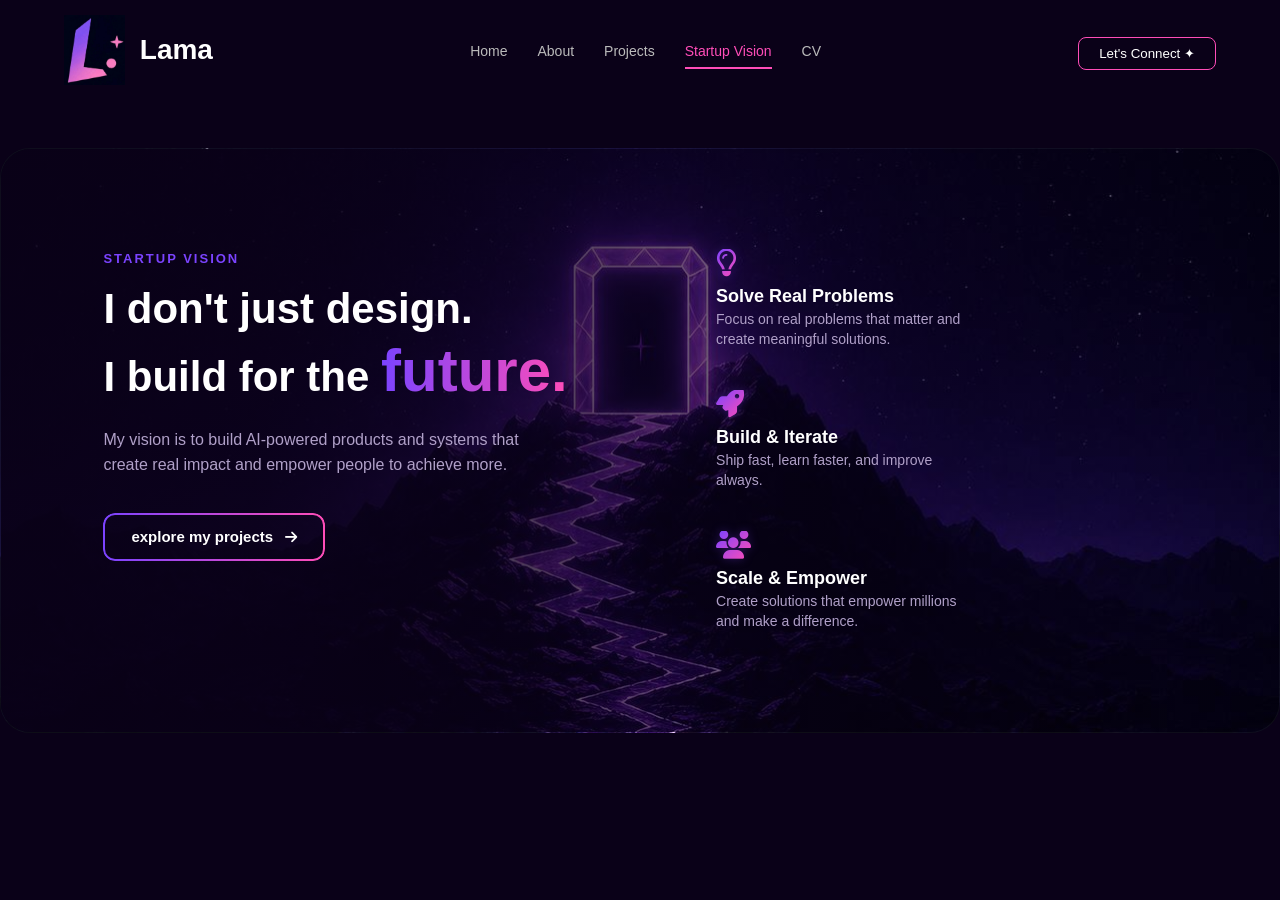
<file: startup.html>
<!DOCTYPE html>
<html lang="ar">
<head>
    <meta charset="UTF-8">
    <meta name="viewport" content="width=device-width, initial-scale=1.0">
    <title>Lama Portfolio</title>
    <link rel="stylesheet" href="style.css">
    <link rel="stylesheet" href="https://cdnjs.cloudflare.com/ajax/libs/font-awesome/6.4.2/css/all.min.css">
</head>
<body>

<nav>
    <div class="logo">
        <a href="index.html" class="logo-link">
            <div class="logo-wrapper">
                <img src="logo2.jpg" alt="logo" class="nav-logo-img">
                <span>Lama</span>
            </div>
        </a>
    </div>

    <button class="menu-toggle" type="button">
        <i class="fa-solid fa-bars"></i>
    </button>

    <ul>
        <li><a href="index.html">Home</a></li>
        <li><a href="about.html">About</a></li>
        <li><a href="projects.html">Projects</a></li>
        <li><a href="startup.html" class="active">Startup Vision</a></li>
        <li><a href="cv.html">CV</a></li>
    </ul>

    <a href="cv.html">
        <button class="connect-btn">Let's Connect ✦</button>
    </a>
</nav>
    <section class="vision-section">
    <div class="vision-container">
        <div class="vision-content">
            <span class="vision-tag">STARTUP VISION</span>
            <h1 class="vision-title">I don't just design.<br>I build for the <span class="gradient-text">future.</span></h1>
            <p class="vision-description">
                My vision is to build AI-powered products and systems that create real impact and empower people to achieve more.
            </p>
            <a href="projects.html" class="read-more-btn">explore my projects<i class="fas fa-arrow-right"></i></a>
        </div>

        <div class="vision-features">
            <div class="feature-item">
                <i class="far fa-lightbulb"></i>
                <h3>Solve Real Problems</h3>
                <p>Focus on real problems that matter and create meaningful solutions.</p>
            </div>
            <div class="feature-item">
                <i class="fas fa-rocket"></i>
                <h3>Build & Iterate</h3>
                <p>Ship fast, learn faster, and improve always.</p>
            </div>
            <div class="feature-item">
                <i class="fas fa-users"></i>
                <h3>Scale & Empower</h3>
                <p>Create solutions that empower millions and make a difference.</p>
            </div>
        </div>
    </div>
</section>
<script>
const menuToggle = document.querySelector('.menu-toggle');
const navMenu = document.querySelector('nav ul');

menuToggle.addEventListener('click', () => {
    navMenu.classList.toggle('menu-open');

    menuToggle.innerHTML = navMenu.classList.contains('menu-open')
        ? '<i class="fa-solid fa-xmark"></i>'
        : '<i class="fa-solid fa-bars"></i>';
});

navMenu.querySelectorAll('a').forEach(link => {
    link.addEventListener('click', () => {
        navMenu.classList.remove('menu-open');
        menuToggle.innerHTML = '<i class="fa-solid fa-bars"></i>';
    });
});
</script>
</body>
</html>
</file>
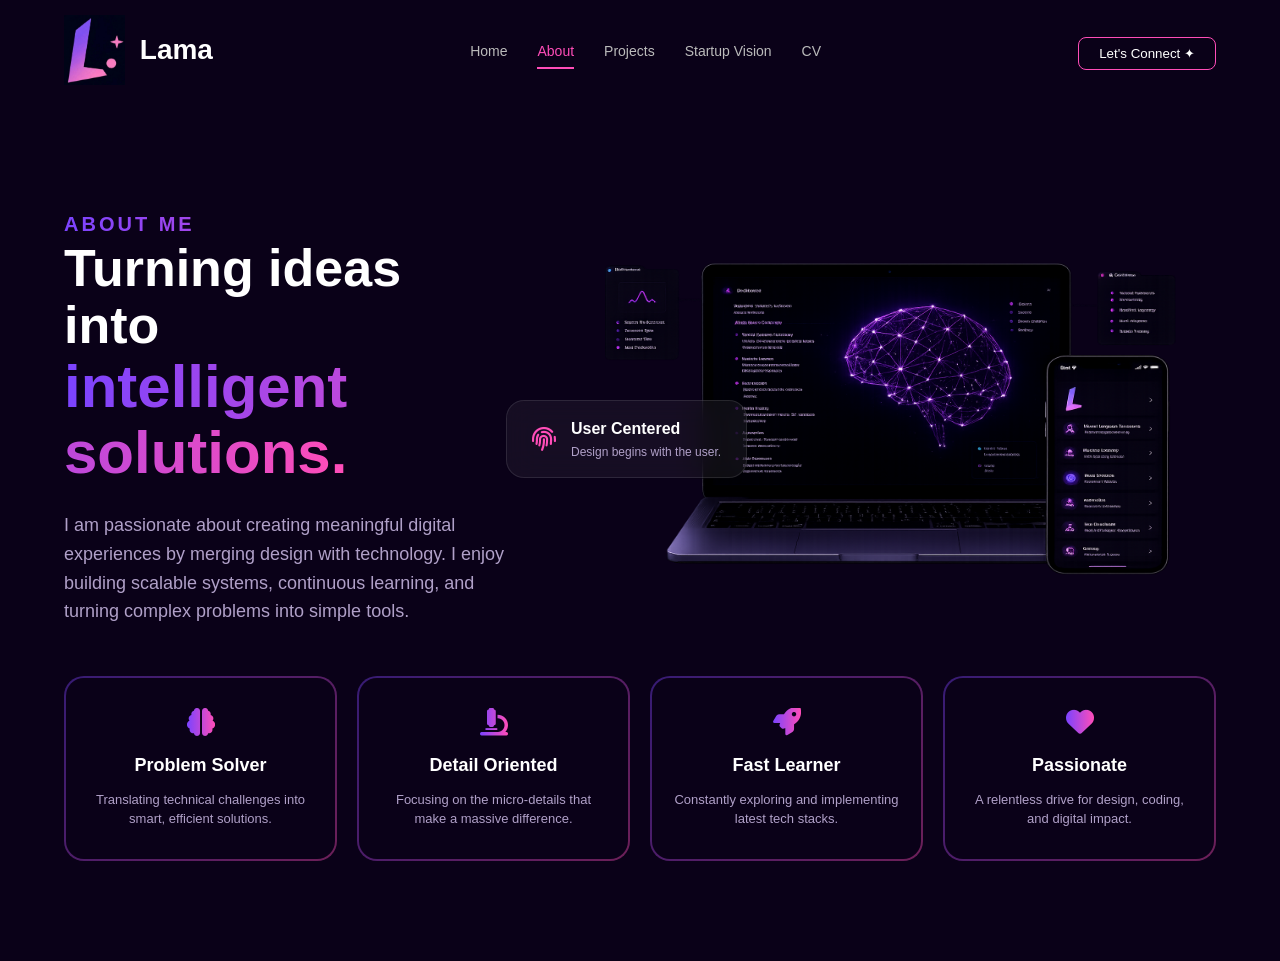
<file: my portfolio/about.html>
<!DOCTYPE html>
<html lang="en">
<head>
    <meta charset="UTF-8">
    <meta name="viewport" content="width=device-width, initial-scale=1.0">
    <title>About Me - Lama</title>
    <link rel="stylesheet" href="style.css">
    <link rel="stylesheet" href="https://cdnjs.cloudflare.com/ajax/libs/font-awesome/6.4.0/css/all.min.css">
    
</head>
<body>
  
       <nav>
      <div class="logo">
        <a href="index.html" class="logo-link">
        <div class="logo-wrapper">
            <img src="logo2.jpg" alt="logo" class="nav-logo-img">
        <span>Lama</span>
        </div>
        </a>
    </div>
        <ul>
            <li><a href="index.html">Home</a></li>
            <li><a href="about.html"class="active">About</a></li>
            <li><a href="projects.html">Projects</a></li>
            <li><a href="startup.html">Startup Vision</a></li>
            <li><a href="cv.html">CV</a></li>
        </ul>
        <a href="cv.html">
        <button class="connect-btn">Let's Connect ✦</button>
        </a>
    </nav>


<section class="about-section" id="about">
    <div class="about-container">
        
        <div class="about-top-row">
            <div class="about-text-content">
                <span class="section-subtitle">About Me</span>
                <h2 class="section-title">Turning ideas into <br><span class="gradient-text">intelligent solutions.</span></h2>
                <p class="about-description">
                    I am passionate about creating meaningful digital experiences by merging design with technology. 
                    I enjoy building scalable systems, continuous learning, and turning complex problems into simple tools.
                </p>
            </div>
            
            <div class="about-visual-content">
                <div class="visual-wrapper">
                    <div>
                        <img src="lap2.png" width="650" height="390">
                    </div>
                    <br>
                    <div class="floating-badge">
                        <i class="fas fa-fingerprint"></i>
                        <div class="badge-text">
                            <h4>User Centered</h4>
                            <p>Design begins with the user.</p>
                        </div>
                    </div>
                </div>
            </div>
        </div>

        <div class="traits-horizontal-grid">
            <div class="trait-card">
                <i class="fas fa-brain"></i>
                <h3>Problem Solver</h3>
                <p>Translating technical challenges into smart, efficient solutions.</p>
            </div>

            <div class="trait-card">
                <i class="fas fa-microscope"></i>
                <h3>Detail Oriented</h3>
                <p>Focusing on the micro-details that make a massive difference.</p>
            </div>

            <div class="trait-card">
                <i class="fas fa-rocket"></i>
                <h3>Fast Learner</h3>
                <p>Constantly exploring and implementing latest tech stacks.</p>
            </div>

            <div class="trait-card">
                <i class="fas fa-heart"></i>
                <h3>Passionate</h3>
                <p>A relentless drive for design, coding, and digital impact.</p>
            </div>
        </div>

    </div>
</section>

</body>
</html>
</file>
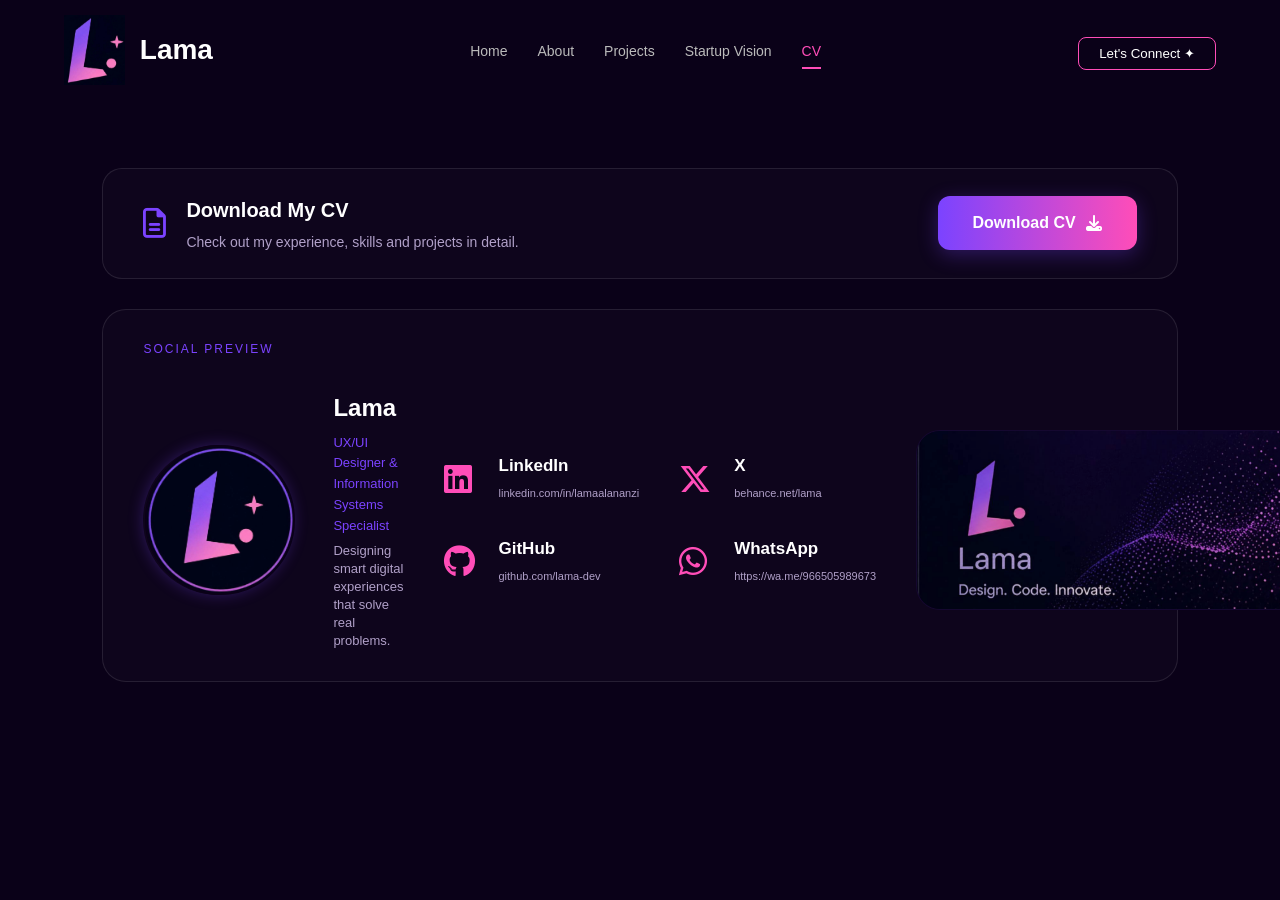
<file: my portfolio/cv.html>
<!DOCTYPE html>
<html lang="ar">
<head>
    <meta charset="UTF-8">
    <meta name="viewport" content="width=device-width, initial-scale=1.0">
    <title>Lama Portfolio</title>
    <link rel="stylesheet" href="style.css">
    <link rel="stylesheet" href="https://cdnjs.cloudflare.com/ajax/libs/font-awesome/6.4.2/css/all.min.css">
</head>
<body>

      <nav>
      <div class="logo">
        <a href="index.html" class="logo-link">
        <div class="logo-wrapper">
            <img src="logo2.jpg" alt="logo" class="nav-logo-img">
        <span>Lama</span>
        </div>
        </a>
    </div>
        <ul>
            <li><a href="index.html">Home</a></li>
            <li><a href="about.html">About</a></li>
            <li><a href="projects.html">Projects</a></li>
            <li><a href="startup.html">Startup Vision</a></li>
            <li><a href="cv.html"class="active">CV</a></li>
        </ul>
        <a href="cv.html">
        <button class="connect-btn">Let's Connect ✦</button>
        </a>
    </nav>
    <section class="cv-social-section">
    <div class="cv-download-bar">
        <div class="cv-info">
            <i class="far fa-file-alt"></i>
            <div>
                <h3>Download My CV</h3>
                <p>Check out my experience, skills and projects in detail.</p>
            </div>
        </div>
        <a href="your-cv-link.pdf" class="btn-download-cv">
            Download CV <i class="fas fa-download"></i>
        </a>
    </div>

    <div class="social-preview-container">
    <div class="social-header">SOCIAL PREVIEW</div>
    
    <div class="social-content-grid">
        <div class="profile-mini-card">
          <div class="avatar-container">
            <img src="Lav.jpg" alt="lama logo" class="profile-avatar-img">
          </div>
          <br><br><br>
            <div class="profile-text">
                <h2>Lama</h2>
                <span>UX/UI Designer & Information Systems Specialist</span>
                <p>Designing smart digital experiences that solve real problems.</p>
            </div>
        </div>

        <div class="social-links-grid">
            <div class="social-link-item">
                <i class="fab fa-linkedin"></i>
                <div class="link-details">
                    <h4>LinkedIn</h4>
                        <a href="https://www.linkedin.com/in/lama-alanzai-1803762b8?utm_source=share_via&utm_content=profile&utm_medium=member_ios" 
                        style="text-decoration: none;">
                        <span>linkedin.com/in/lamaalananzi</span>
                        </a>
                </div>
            </div>
            <div class="social-link-item">
                <i class="fab fa-x-twitter"></i>
                <div class="link-details">
                    <h4>X</h4>
                    <a href="https://x.com/leot2y?s=21"
                    style="text-decoration: none;">
                    <span>behance.net/lama</span>
                    </a>
                </div>
            </div>
            <div class="social-link-item">
                <i class="fab fa-github"></i>
                <div class="link-details">
                    <h4>GitHub</h4>
                    <a href="https://github.com/lalimue"style="text-decoration: none;">
                    <span>github.com/lama-dev</span>
                    </a>
                </div>
            </div>
            <div class="social-link-item">
                <i class="fab fa-whatsapp"></i>
                <div class="link-details">
                    <h4>WhatsApp</h4>
                    <a href="https://wa.me/966505989673"
                    style="text-decoration: none;">
                    <span>https://wa.me/966505989673</span>
                </a>
                </div>
            </div>
        </div>
            <div class="brand-card">
                <img src="card.jpg" alt="card identity" class ="brand-image-bg">
                
                </div>
        
    </div>
</section>
</body>
</html>
</file>
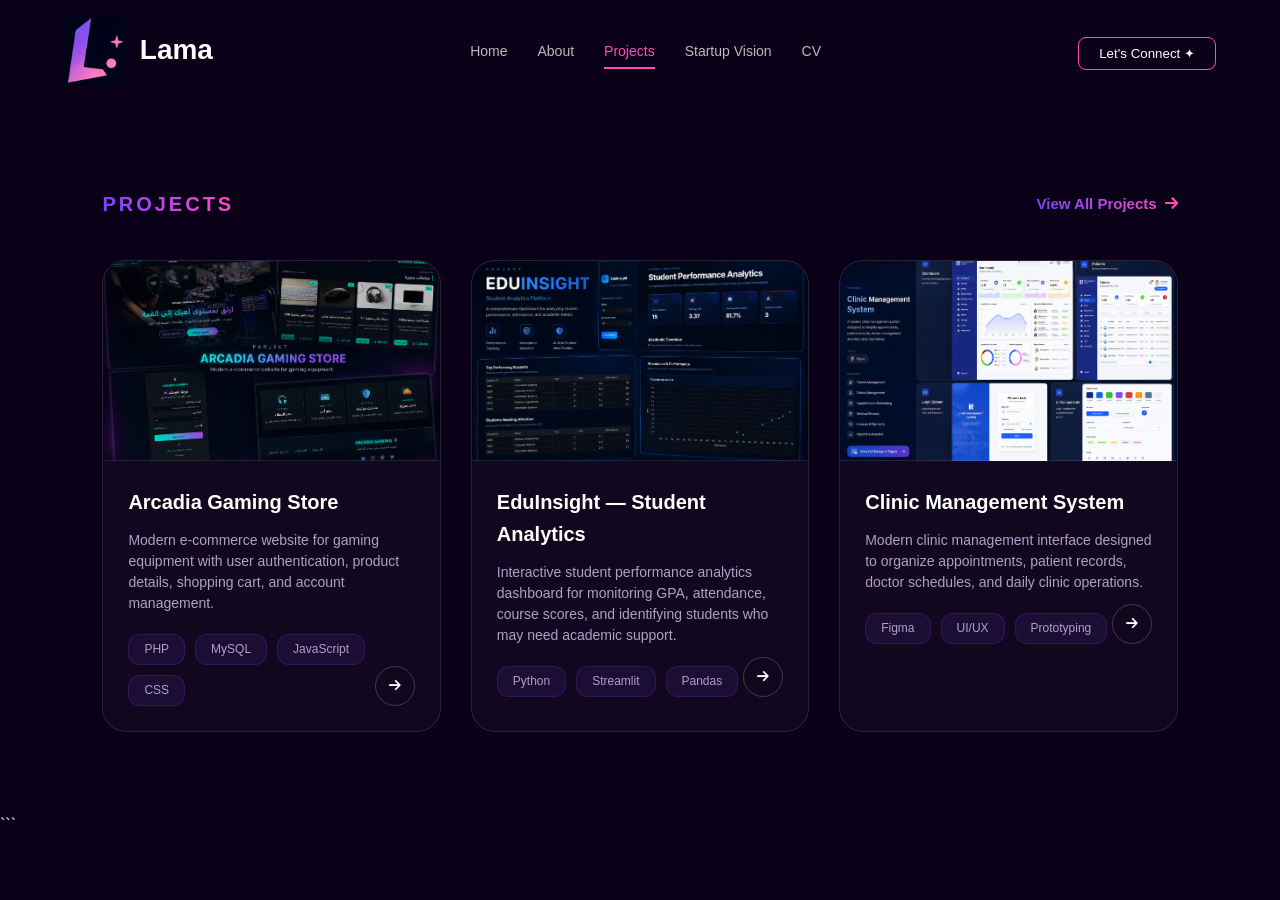
<file: my portfolio/projects.html>
<!DOCTYPE html>
<html lang="ar">
<head>
    <meta charset="UTF-8">
    <meta name="viewport" content="width=device-width, initial-scale=1.0">
    <title>Lama Portfolio</title>

    <link rel="stylesheet" href="style.css">

    <link rel="stylesheet"
          href="https://cdnjs.cloudflare.com/ajax/libs/font-awesome/6.4.2/css/all.min.css">
</head>

<body>

    <nav>

        <div class="logo">
            <a href="index.html" class="logo-link">

                <div class="logo-wrapper">
                    <img src="logo2.jpg" alt="logo" class="nav-logo-img">
                    <span>Lama</span>
                </div>

            </a>
        </div>

        <ul>
            <li><a href="index.html">Home</a></li>
            <li><a href="about.html">About</a></li>
            <li><a href="projects.html" class="active">Projects</a></li>
            <li><a href="startup.html">Startup Vision</a></li>
            <li><a href="cv.html">CV</a></li>
        </ul>

        <a href="cv.html">
            <button class="connect-btn">Let's Connect ✦</button>
        </a>

    </nav>


    <section class="projects-section">

        <div class="projects-header">

            <h2 class="section-subtitle">PROJECTS</h2>

            <a href="#" class="view-all">
                View All Projects
                <i class="fas fa-arrow-right"></i>
            </a>

        </div>


        <div class="projects-grid">


            <!-- ================= PROJECT 1 ================= -->

            <div class="project-card">

                <div class="project-image img-1">
                </div>

                <div class="project-info">

                    <h3>Arcadia Gaming Store</h3>

                    <p>
                        Modern e-commerce website for gaming equipment with
                        user authentication, product details, shopping cart,
                        and account management.
                    </p>

                    <div class="project-tags">

                        <span>PHP</span>
                        <span>MySQL</span>
                        <span>JavaScript</span>
                        <span>CSS</span>

                    </div>

                    <button class="project-arrow"
                            onclick="window.location.href='project-arcadia.html'">

                        <i class="fas fa-arrow-right"></i>

                    </button>

                </div>

            </div>



            <!-- ================= PROJECT 2 ================= -->

            <div class="project-card">

                <div class="project-image img-2">
                </div>

                <div class="project-info">

                    <h3>EduInsight — Student Analytics</h3>

                    <p>
                        Interactive student performance analytics dashboard
                        for monitoring GPA, attendance, course scores, and
                        identifying students who may need academic support.
                    </p>

                    <div class="project-tags">

                        <span>Python</span>
                        <span>Streamlit</span>
                        <span>Pandas</span>

                    </div>

                    <button class="project-arrow"
                            onclick="window.location.href='project-eduinsight.html'">

                        <i class="fas fa-arrow-right"></i>

                    </button>

                </div>

            </div>



            <!-- ================= PROJECT 3 - CLINIC ================= -->

            <div class="project-card">

                <div class="project-image img-3">
                </div>

                <div class="project-info">

                    <h3>Clinic Management System</h3>

                    <p>
                        Modern clinic management interface designed to
                        organize appointments, patient records, doctor
                        schedules, and daily clinic operations.
                    </p>

                    <div class="project-tags">

                        <span>Figma</span>
                        <span>UI/UX</span>
                        <span>Prototyping</span>

                    </div>

                    <button class="project-arrow"
                            onclick="window.location.href='clinic.html'">

                        <i class="fas fa-arrow-right"></i>

                    </button>

                </div>

            </div>


        </div>

    </section>


</body>
</html>
```
</file>
<file: style.css>
* {
    margin: 0;
    padding: 0;
    box-sizing: border-box;
    font-family: 'Segoe UI', Tahoma, Geneva, Verdana, sans-serif;
}

body {
    background-color: #0a0118; /* لون الخلفية الداكن جداً */
    color: white;
    overflow-x: hidden;
}

/* Navigation */
nav {
    display: flex;
    justify-content: space-between;
    align-items: center;
    padding: 15px 5%;
    background-color: #0a0118;
}

.nav-logo-img {
    width: auto;
    height: 70px;
    object-fit: contain;
    display: block;
}

.logo-wrapper{
    display: flex;
    align-items: center;
    gap: 10px;
}

.logo span {
    font-size: 28px; /* تكبير الخط قليلاً ليتناسق مع الحرف */
    color: white;
    font-weight: 600;
    margin-left: 5px; /* تقريب الاسم من اللوجو */
}

.logo-link{
    text-decoration: none;
    color: inherit;
    display: inline-block;
}

.logo-link:hover{
    opacity: 0.8;
    transition: 0.3s;
}    

nav ul {
    display: flex;
    list-style: none;
}

nav ul li {
    margin: 0 15px;
}

nav ul li a {
    text-decoration: none;
    color: #bbb;
    font-size: 14px;
    position: relative;
}
nav ul li a:hover {
    color: #ff4db8;
    transform: translateY(-3px) scale(1.1);
    text-shadow: 0 0 10px rgba(255, 77, 184, 0.7);
}

nav ul li a::after{
  content: '';
  position: absolute;
  width: 0;
  height: 2px;
  bottom: -5px;
  left:0;
  background: linear-gradient(90deg, #5e33d1, #ff4db8);
  transition: width 0.3s ease;
  box-shadow: 0 0 8px rgba(255, 77, 184, 0.8);
}

nav ul li a:hover::after{
  width: 100%;
}

nav ul li a.active, nav ul li a:hover {
    color: #ff4db8;
    border-bottom: 2px solid #ff4db8;
    padding-bottom: 5px;
}

nav ul li a, .connect-btn, .view-btn{
  transition: all 0.4s cubic-bezier(0.175, 0.885, 0.32, 1.275);
  display: inline-block;
}

.connect-btn {
    background: transparent;
    border: 1px solid #ff4db8;
    color: white;
    padding: 8px 20px;
    border-radius: 8px;
    cursor: pointer;
}

.connect-btn:hover {
    background:linear-gradient(90deg, #5e33d1, #b3398c);
    border-color: transparent;
    transform: translateY(-5px) scale(1.05);
    box-shadow: 0 10px 25px rgba(89, 0, 173, 0.707);

}

/* Hero Section */
.hero {
    display: flex;
    align-items: center;
    justify-content: space-between;
    padding: 50px 8%;
    min-height: 80vh;
}

.content {
    max-width: 500px;
}

.content h3 {
    font-size: 24px;
    font-weight: 400;
}

.content h1 {
    font-size: 100px;
    background: linear-gradient(to bottom, #7b43ff, #ff4db8);
    -webkit-background-clip: text;
    background-clip: text;
    -webkit-text-fill-color: transparent;
    line-height: 1;
    margin: 10px 0;
}

.content h2 {
    font-size: 28px;
    color: #efefef;
    margin-bottom: 15px;
}

.content p {
    color: #aaa;
    line-height: 1.6;
    margin-bottom: 30px;
}

/* Buttons */
.btns {
    display: flex;
    gap: 15px;
}

.view-btn {
    background: linear-gradient(90deg, #5e33d1, #b3398c);
    color: white;
    border: none;
    padding: 12px 25px;
    border-radius: 10px;
    cursor: pointer;
    font-weight: bold;
    transition: all 0.4s cubic-bezier(0.175, 0.885, 0.32, 1.275);
}

.view-btn:hover{
  transform:translateY(-5px)
  scale(1.05);
  box-shadow: 0 10px 25px rgba(89, 0, 173, 0.707);
  letter-spacing: 1px;
}

.cv-btn {
    background: #050112;
    color: white;
    padding: 12px 25px;
    border-radius: 10px;
    cursor: pointer;
    position: relative;
    border: 2px solid transparent;
    background-image: linear-gradient(#050112, #050112), linear-gradient(90deg, #5e33d1, #b3398c);
    background-origin: border-box;
    background-clip: padding-box, border-box;
    transition: all 0.4s cubic-bezier(0.175, 0.885, 0.32, 1.275);
}

.cv-btn:hover{
  transform:translateY(-5px)
  scale(1.05);
  box-shadow: 0 10px 25px rgba(89, 0, 173, 0.707);
  letter-spacing: 1px;
}

/* Profile Image & Icons */
.hero-avatar {
    width: 100%; /* اجعليها تأخذ مساحتها بالكامل */
    max-width: 90%; /* أو الحجم المناسب لكِ */
    object-fit: contain;
    /* إضافة توهج (Neon Glow) خلف الرسمة ليتماشى مع الأيقونات */
    filter: drop-shadow(0 0 20px rgba(123, 67, 255, 0.6)); 
    display: block;
    margin: 0 auto;
    position: relative;
    z-index: 1;

}
/* الحاوية التي تجمع الرسمة والبطاقات */
.right-hero {
    flex: 1;
    position: relative;
    width: 100%;
    height: 600px; /* أو حسب طول الرسمة عندك */
    display: flex;
    justify-content: center;
    align-items: center;
    padding: 50px;
    background-color: #0a0118;
    background-image:radial-gradient(circle, #5e33d1 0%,transparent 6%);
    background-size: 30px 30px;
    background-position: center;
    border-radius: 100px;

}

.right-hero::before{
    content: '';
    position: absolute;
    background: #050112;
    width: 300px;
    height: 300px;
    opacity: 0.2;
    z-index: 0;
}

/* التنسيق العام للبطاقات */

.card {
    position: absolute;
    z-index: 10;
    background: rgba(255, 255, 255, 0.05);
    backdrop-filter: blur(10px);
    border: 1px solid #ff4db8;
    padding: 10px 15px;
    border-radius: 12px;
    display: flex;
    flex-direction: column;
    align-items: center;
    gap: 4px;
    transition: all 0.3s ease;
}
/* بطاقة Code - أعلى اليمين */
.card-code {
    top: 15%;
    right: 10%;

}

/* بطاقة Design - منتصف اليمين (قريبة من الرسمة) */
.card-design {
    top: 45%;
    right: 5%;
}

/* بطاقة Mobile - أسفل اليمين */
.card-mobile {
    bottom: 15%;
    right: 3%;
}

/* تأثير عند تمرير الماوس يخليها تبرز */
.card:hover {
    background: rgba(123, 67, 255, 0.2);
    border-color: #ff4db8;
    transform: scale(1.1) rotate(0deg);
    box-shadow: 0 0 20px rgba(255, 77, 184, 0.4);
}

/* حاوية القائمة تحت الأزرار */
.home-social-list {
    display: flex;
    gap: 20px;
    margin-top: 30px; /* مسافة تحت الأزرار */
    justify-content: flex-start;
}

/* تنسيق الأيقونات الفردية */
.social-item {
    width: 45px;
    height: 45px;
    display: flex;
    align-items: center;
    justify-content: center;
    border-radius: 50%; /* شكل دائري كما في الصورة */
    background: transparent;
    color: white;
    text-decoration: none;
    font-size: 20px;
    position: relative;
    transition: all 0.3s ease;
    
    /* الحواف بنفس تنسيق زر الـ CV */
    border: 1px solid rgba(255, 255, 255, 0.2);
}

/* تأثير الحواف المتوهجة (Glow) عند التمرير */
.social-item:hover {
    transform: translateY(-5px); /* حركة للأعلى */
    color: #ff4db8; /* تغيير اللون عند الهوفر */
    border-color: #7b43ff;
    box-shadow: 0 0 15px rgba(123, 67, 255, 0.5), 
                0 0 5px rgba(255, 77, 184, 0.5);
    background: rgba(123, 67, 255, 0.05);
}

/* إضافة تدرج لوني خفيف للحواف كما في زر الـ CV */
.social-item::before {
    content: '';
    position: absolute;
    top: -1px; left: -1px; right: -1px; bottom: -1px;
    border-radius: 50%;
    background: linear-gradient(135deg, #7b43ff, #ff4db8);
    z-index: -1;
    opacity: 0;
    transition: opacity 0.3s ease;
}

.social-item:hover::before {
    opacity: 0.3;
}


/* about css*/
        :root {
            --bg-color: #0a0118;
            --card-bg: rgba(255, 255, 255, 0.03);
            --primary-glow: #7b43ff;
            --secondary-glow: #ff4db8;
            --text-main: #ffffff;
            --text-dim: #b0a0c8;
            --text-muted: #6a5a85;
        }

        body {
            margin: 0;
            padding: 0;
            font-family: 'Poppins', sans-serif; /* خط عصري ومريح */
            background-color: var(--bg-color);
            color: var(--text-main);
            line-height: 1.6;
            overflow-x: hidden;
        }

        .about-section {
            padding: 100px 5%;
            display: flex;
            color:white;
        }

        .about-container {
            max-width: 1200px;
            margin: 0 auto;
            display: flex;
            flex-direction:column;
            gap: 80px;
        }

        .about-top-row {
    display: flex;
    align-items: center;
    justify-content: space-between;
    gap: 60px;
}

.about-text-content { flex: 1.2; }
.about-visual-content { flex: 1; position: relative; }

.traits-horizontal-grid {
    display: flex;
    justify-content: space-between;
    gap: 20px;
}

        /* Text Content */
        .section-subtitle {
            color: var(--secondary-glow);
            letter-spacing: 3px;
            font-size: 20px;
            font-weight: 700;
            display: block;
            text-transform: uppercase;
             background: linear-gradient(90deg, #7b43ff, #ff4db8);
    -webkit-background-clip: text; /* يجعل الخلفية تظهر فقط داخل النص */
    -webkit-text-fill-color: transparent; /* يجعل لون النص الأصلي شفاف */
    background-clip: text;
    
    transition: all 0.3s ease;
    position: relative;
        }

        .section-title {
            font-size: 52px;
            line-height: 1.1;
            margin-bottom: 25px;
            font-weight: 800;
        }

        .gradient-text {
            background: linear-gradient(90deg, var(--primary-glow), var(--secondary-glow));
            -webkit-background-clip: text;
            background-clip: text; 
            -webkit-text-fill-color: transparent;
            font-size: 60px;
        }

        .about-description {
            color: var(--text-dim);
            font-size: 18px;
            margin-bottom: 50px;
            max-width: 600px;
        }

        /* Traits Grid */
     .trait-card {
    flex: 1;
    background: #0a0118; /* نفس لون الموقع */
    padding: 30px 20px;
    border-radius: 20px;
    position: relative;
    text-align: center;
    transition: transform 0.3s ease;
    border: 2px solid transparent; /* الحافة الأصلية شفافة */
    background-clip: padding-box;
}
.trait-card::before {
    content: '';
    position: absolute;
    top: -2px; bottom: -2px; left: -2px; right: -2px;
    background: linear-gradient(135deg, #7b43ff, #ff4db8);
    border-radius: 20px;
    z-index: -1;
    opacity: 0.4; /* لمعان خفيف في الحالة العادية */
    transition: opacity 0.3s ease;
}

.trait-card:hover {
    transform: translateY(-10px);
}

.trait-card:hover::before {
    opacity: 1; /* توهج كامل عند مرور الماوس */
}
.trait-card i {
    font-size: 28px;
    margin-bottom: 15px;
    background: linear-gradient(90deg, #7b43ff, #ff4db8);
    -webkit-background-clip: text;
    background-clip: text;
    -webkit-text-fill-color: transparent;
}

.trait-card h3 { font-size: 18px; margin-bottom: 10px; }
.trait-card p { font-size: 13px; color: #b0a0c8; line-height: 1.5; }

/* تنسيق الصور (Mockups) */
.laptop-frame {
    width: 100%;
    height: 250px;
    background: #160231;
    border-radius: 15px;
    border: 1px solid rgba(255,255,255,0.1);
    display: flex;
    align-items: center;
    justify-content: center;
}

.phone-frame {
    position: absolute;
    width: 100px;
    height: 200px;
    background: #1f0442;
    right: -20px;
    bottom: -30px;
    border: 3px solid #222;
    border-radius: 18px;
    box-shadow: 10px 10px 30px rgba(0,0,0,0.5);
}

/* استجابة الشاشة للجوال */
@media (max-width: 992px) {
    .about-top-row { flex-direction: column; text-align: center; }
    .traits-horizontal-grid { flex-direction: column; }
}

        /* Visual Content (Mockups) */
        .about-visual {
            position: relative;
        }

        .visual-wrapper {
            position: relative;
            z-index: 1;
        }

        .laptop-mockup {
            width: 100%;
            height: 320px;
            background: #160231;
            border: 2px solid rgba(255, 255, 255, 0.1);
            border-radius: 20px;
            position: relative;
            box-shadow: 0 40px 80px rgba(0,0,0,0.5);
            display: flex;
            align-items: center;
            justify-content: center;
        }

        .phone-mockup {
            position: absolute;
            width: 130px;
            height: 260px;
            background: #1f0442;
            right: -20px;
            bottom: -40px;
            border: 4px solid #222;
            border-radius: 25px;
            box-shadow: 15px 25px 50px rgba(0,0,0,0.7);
            z-index: 2;
            display: flex;
            align-items: center;
            justify-content: center;
        }

        /* Floating Badge */
        .floating-badge {
            position: absolute;
            top: 40%;
            left: -60px;
            background: rgba(255, 255, 255, 0.05);
            backdrop-filter: blur(15px);
            padding: 15px 25px;
            border-radius: 18px;
            border: 1px solid rgba(255, 255, 255, 0.1);
            display: flex;
            align-items: center;
            gap: 15px;
            z-index: 3;
            animation: float 5s ease-in-out infinite;
        }

        @keyframes float {
            0%, 100% { transform: translateY(0); }
            50% { transform: translateY(-20px); }
        }

        .floating-badge i {
            color: var(--secondary-glow);
            font-size: 24px;
        }

        .badge-text h4 { margin: 0; font-size: 16px; color: #fff; }
        .badge-text p { margin: 2px 0 0; font-size: 12px; color: var(--text-dim); }

        /* Responsive Design */
        @media (max-width: 992px) {
            .about-container { grid-template-columns: 1fr; text-align: center; }
            .about-description { margin: 0 auto 50px; }
            .traits-grid { justify-items: center; }
            .about-visual { margin-top: 80px; }
            .floating-badge { left: 50%; transform: translateX(-50%); top: -40px; }
        }

        .projects-section {
    padding: 80px 8%;
    background-color: #0a0118;
}

.projects-header {
    display: flex;
    justify-content: space-between;
    align-items: center;
    margin-bottom: 40px;
}

.view-all {
    display: inline-flex;
    align-items: center;
    gap: 8px;
    text-decoration: none;
    font-size: 15px;
    font-weight: 600;
    
    /* سحر التدرج اللوني (Gradient) */
    background: linear-gradient(90deg, #7b43ff, #ff4db8);
    -webkit-background-clip: text; /* يجعل الخلفية تظهر فقط داخل النص */
    -webkit-text-fill-color: transparent; /* يجعل لون النص الأصلي شفاف */
    background-clip: text;
    
    transition: all 0.3s ease;
    position: relative;
}

/* تأثير بسيط عند تمرير الماوس */
.view-all:hover {
    filter: brightness(1.2); /* يزيد من توهج الألوان */
    transform: translateX(5px); /* حركة بسيطة لليمين */
}

/* تلوين السهم أيضاً بنفس التدرج */
.view-all i {
    -webkit-text-fill-color: initial; /* يعيد لون السهم ليأخذ التدرج من الأب */
    color: #ff4db8; /* لون ثابت للسهم ليبرز النهاية */
}

.projects-grid {
    display: grid;
    grid-template-columns: repeat(3, 1fr);
    gap: 30px;
}

.project-card {
    background: rgba(255, 255, 255, 0.03);
    border: 1px solid rgba(255, 255, 255, 0.1);
    border-radius: 24px;
    overflow: hidden;
    transition: transform 0.4s ease, border 0.4s ease;
    position: relative;
}

.project-card:hover {
    transform: translateY(-10px);
    border-color: #7b43ff;
}

/* منطقة الصورة داخل الكرت */
.project-image {
    height: 200px;
    background-size: cover;
    background-position: center;
    border-bottom: 1px solid rgba(255, 255, 255, 0.1);
}

/* ألوان افتراضية للخلفيات كما في الصورة */
.img-1 {
    background-image: url("arc.png");
    background-size: cover;
    background-position: center;
    background-repeat: no-repeat;
}
.img-2 { background-image: url("edu.png");
    background-size: cover;
    background-position: center;
    background-repeat: no-repeat; } /* فاتح كما في الصورة الثانية */
.img-3 { background-image: url("clinic.png");
    background-size: cover;
    background-position: center;
    background-repeat: no-repeat; }

.project-info {
    padding: 25px;
    position: relative;
}

.project-info h3 {
    font-size: 20px;
    margin-bottom: 12px;
    color: #fff;
}

.project-info p {
    font-size: 14px;
    color: #b0a0c8;
    line-height: 1.5;
    margin-bottom: 20px;
}

/* التاغات (التقنيات المستخدمة) */
.project-tags {
    display: flex;
    gap: 10px;
    flex-wrap: wrap;
}

.project-tags span {
    background: rgba(123, 67, 255, 0.1);
    color: #b0a0c8;
    padding: 5px 15px;
    border-radius: 12px;
    font-size: 12px;
    border: 1px solid rgba(123, 67, 255, 0.2);
}

/* سهم الانتقال الدائري */
.project-arrow {
    position: absolute;
    bottom: 25px;
    right: 25px;
    width: 40px;
    height: 40px;
    border-radius: 50%;
    border: 1px solid rgba(255, 255, 255, 0.2);
    background: transparent;
    color: #fff;
    cursor: pointer;
    transition: 0.3s;
}

.project-arrow:hover {
    background: #7b43ff;
    border-color: #7b43ff;
    box-shadow: 0 0 15px #7b43ff;
}

/* للجوال */
@media (max-width: 992px) {
    .projects-grid { grid-template-columns: 1fr; }
}

/* تنسيق القسم الرئيسي */
.vision-section {
    position: relative;
    padding: 100px 8%;
    min-height: 500px;
    background-color: #0a0118;
    /* استبدلي الرابط برابط صورة الجبال والبوابة */
    background-image: url('door.jpg'); 
    background-size: cover;
    background-position: center;
    border-radius: 30px; /* الحواف المنحنية للكونتينر الكبير */
    margin: 40px auto;
    max-width: 1300px;
    display: flex;
    align-items: center;
    overflow: hidden;
    border: 1px solid rgba(255, 255, 255, 0.05);
}

/* طبقة تعتيم خفيفة لإبراز النص */
.vision-section::before {
    content: '';
    position: absolute;
    top: 0; left: 0; right: 0; bottom: 0;
    background: linear-gradient(90deg, rgba(10,1,24,0.9) 20%, rgba(10,1,24,0.2) 100%);
    z-index: 1;
}

.vision-container {
    position: relative;
    z-index: 2;
    display: grid;
    grid-template-columns: 1.2fr 1fr;
    gap: 60px;
    width: 100%;
}

/* النص الرئيسي */
.vision-tag {
    color: #7b43ff;
    font-size: 13px;
    font-weight: 700;
    letter-spacing: 2px;
    display: block;
    margin-bottom: 15px;
}

.vision-title {
    font-size: 42px;
    line-height: 1.2;
    color: #fff;
    margin-bottom: 20px;
}

.gradient-text {
    background: linear-gradient(90deg, #7b43ff, #ff4db8);
    -webkit-background-clip: text;
    -webkit-text-fill-color: transparent;
}

.vision-description {
    color: #b0a0c8;
    font-size: 16px;
    max-width: 450px;
    margin-bottom: 35px;
}

/* زر Read More */
.read-more-btn {
    position: relative;
    display: inline-flex;
    align-items: center;
    gap: 12px;
    padding: 12px 28px;
    color: #fff;
    text-decoration: none;
    font-size: 15px;
    font-weight: 600;
    z-index: 1;
    background: transparent;
    transition: all 0.3s ease;
    border-radius: 12px;
    border: none; /* نزيل الحواف العادية */
}

.read-more-btn::before {
    content: "";
    position: absolute;
    top: 0; left: 0; right: 0; bottom: 0;
    border-radius: 12px; 
    padding: 2px; /* سمك الحافة */
    background: linear-gradient(90deg, #7b43ff, #ff4db8); 
    -webkit-mask: 
        linear-gradient(#fff 0 0) content-box, 
        linear-gradient(#fff 0 0);
    -webkit-mask-composite: xor;
            mask-composite: exclude;
    transition: all 0.3s ease;
}

.read-more-btn:hover {
    transform: translateY(-3px);
    box-shadow: 0 0 20px rgba(123, 67, 255, 0.4);
}

.read-more-btn:hover i {
    transform: translateX(5px);
}

.read-more-btn i {
    transition: transform 0.3s ease;
    font-size: 14px;
}

/* الأيقونات والمميزات */
.vision-features {
    display: flex;
    flex-direction: column;
    gap: 40px;
    justify-content: center;
}

.feature-item i {
    font-size: 30px;
    margin-bottom: 15px;
    display: inline-block;
    
    /* سحر التدرج اللوني للأيقونة */
    background: linear-gradient(135deg, #7b43ff, #ff4db8);
    -webkit-background-clip: text;
    -webkit-text-fill-color: transparent;
    background-clip: text;
    
    /* إضافة توهج خفيف للأيقونة */
    filter: drop-shadow(0 0 5px rgba(123, 67, 255, 0.3));
}

.feature-item i {
    font-size: 28px;
    /* التدرج اللوني للأيقونات */
    background: linear-gradient(135deg, #7b43ff, #ff4db8);
    -webkit-background-clip: text;
    -webkit-text-fill-color: transparent;
    margin-bottom: 5px;
}

.feature-item h3 {
    font-size: 18px;
    color: #fff;
    margin: 0;
}

.feature-item p {
    color: #b0a0c8;
    font-size: 14px;
    margin: 0;
    max-width: 250px;
    line-height: 1.4;
}

/* استجابة الشاشات */
@media (max-width: 992px) {
    .vision-container { grid-template-columns: 1fr; }
    .vision-features { flex-direction: row; flex-wrap: wrap; }
    .vision-section::before { background: rgba(10,1,24,0.7); }
}

.cv-social-section {
    padding: 60px 8%;
    background-color: #0a0118;
    color: #fff;
    display: flex;
    flex-direction: column;
    gap: 30px;
}

/* شريط الـ CV */
.cv-download-bar {
    display: flex;
    justify-content: space-between;
    align-items: center;
    padding: 25px 40px;
    background: rgba(255, 255, 255, 0.02);
    border: 1px solid rgba(255, 255, 255, 0.1);
    border-radius: 20px;
}

.cv-info { display: flex; align-items: center; gap: 20px; }
.cv-info i { font-size: 30px; color: #7b43ff; }
.cv-info h3 { font-size: 20px; margin: 0; }
.cv-info p { color: #b0a0c8; font-size: 14px; margin: 5px 0 0; }

.btn-download-cv {
    padding: 14px 35px;
    background: linear-gradient(90deg, #7b43ff, #ff4db8);
    border-radius: 12px;
    color: #fff;
    text-decoration: none;
    font-weight: 600;
    display: flex;
    align-items: center;
    gap: 10px;
    transition: 0.3s;
    box-shadow: 0 5px 20px rgba(123, 67, 255, 0.3);
}

.btn-download-cv:hover { transform: scale(1.05); box-shadow: 0 5px 30px rgba(255, 77, 184, 0.4); }

/* حاوية التواصل الاجتماعي */
.social-preview-container {
    padding: 30px 40px;
    background: rgba(255, 255, 255, 0.02);
    border: 1px solid rgba(255, 255, 255, 0.1);
    border-radius: 24px;
}

.social-header {
    color: #7b43ff;
    font-size: 12px;
    letter-spacing: 2px;
    margin-bottom: 30px;
}

.social-content-grid {
    display: grid;
    grid-template-columns: 1.2fr 1.5fr 1fr;
    gap: 40px;
    align-items: center;
}

.avatar-container{
    width: 150px;
    height: 150px;
    border-radius: 50%;
    padding: 2px;
    background: linear-gradient(135deg, #7b43ff, #ff4db8);
    display: flex;
    align-items: center;
    box-shadow: 0 0 15px rgba(123, 67, 255, 0.3);

}

.profile-avatar-img{
    width: 150px;
    height: 150px;
    border-radius: 50%;
    object-fit: cover;
    border: 2px solid #0a0118;
}

/* الملف الشخصي */
.profile-mini-card { display: flex; align-items: center; gap: 20px; }
.profile-avatar {
    width: 70px; height: 70px;
    border-radius: 50%;
    background: linear-gradient(135deg, #7b43ff, #ff4db8);
    display: flex; align-items: center; justify-content: center;
    font-size: 30px; font-weight: bold;
}
.profile-text h2 { margin: 0; font-size: 24px; }
.profile-text span { font-size: 13px; color: #7b43ff; display: block; margin: 5px 0; }
.profile-text p { font-size: 13px; color: #b0a0c8; line-height: 1.4; }

/* شبكة الروابط */
.social-links-grid {
    display: grid;
    grid-template-columns: 1fr 1fr;
    gap: 30px 40px;
}
.social-link-item { display: flex; align-items: center; gap: 15px; }
.social-link-item i { font-size: 32px; color: #ff4db8; min-width: 40px; justify-content: center; transition: all 0.3s ease; }
.social-link-item h4 { margin: 0; font-size: 17px; }
.social-link-item span { font-size: 11px; color: #b0a0c8; }

/* بطاقة الهوية (اليمين) */
.brand-card {
   position: relative;
   width: 410px;
   height: 180px;
   border-radius: 24px;
   overflow: hidden;
   display: flex;
   align-items: center;
   padding: 30px;
   border: 1px solid rgba(123, 67, 255, 0.1);
   background: #0a0118;
}

.brand-image-bg{
    position: absolute;
    top: 0;
    left: 0;
    width: 100%;
    height: 100%;
    object-fit: cover;
    z-index: 1;
    opacity: 0.9;
}

.brand-card:hover{
    border-color: #7b43ff;
    box-shadow: 0 0 20px rgba(123, 67, 255, 0.2);
    transition: 0.3s;
}

.brand-logo { font-size: 40px; font-weight: 900; color: #fff; }
.brand-logo span { color: #ff4db8; }
.brand-card h3 { margin: 15px 0 5px; }
.brand-card p { font-size: 12px; color: #b0a0c8; }

/* للجوال */
@media (max-width: 1100px) {
    .social-content-grid { grid-template-columns: 1fr; gap: 30px; }
    .cv-download-bar { flex-direction: column; text-align: center; gap: 20px; }
}
/* ================================
   ARCADIA PROJECT PAGE
================================ */

/* ================================
   ARCADIA PROJECT PAGE
================================ */

.project-details {
    width: 78%;
    max-width: 1100px;
    margin: 0 auto;
    padding: 70px 0 90px;
    color: #fff;
}


/* BACK */

.back-projects {
    display: inline-flex;
    align-items: center;
    gap: 8px;

    color: #b9a7ff;
    text-decoration: none;

    font-size: 13px;
    margin-bottom: 45px;

    transition: 0.3s ease;
}

.back-projects:hover {
    color: #ff4fc3;
    transform: translateX(-4px);
}


/* HEADING */

.project-heading {
    max-width: 850px;
    margin-bottom: 40px;
}

.project-category {
    display: block;

    color: #914cff;

    font-size: 11px;
    font-weight: 700;

    letter-spacing: 3px;
    margin-bottom: 18px;
}

.project-heading h1 {
    margin: 0 0 18px;

    font-size: 48px;
    line-height: 1.1;

    background: linear-gradient(
        90deg,
        #8d4cff,
        #ff4fc3
    );

    -webkit-background-clip: text;
    -webkit-text-fill-color: transparent;
}

.project-heading p {
    margin: 0;

    color: #b9acd2;

    font-size: 14px;
    line-height: 1.8;

    max-width: 760px;
}


/* ================================
   MAIN IMAGE
================================ */

.project-main-image {
    width: 100%;
    height: 400px;

    overflow: hidden;

    border-radius: 20px;

    border: 1px solid rgba(145, 76, 255, 0.35);

    background: #120821;

    box-shadow:
        0 0 35px rgba(145, 76, 255, 0.08);

    margin-bottom: 55px;
}

.project-main-image img {
    width: 100%;
    height: 100%;

    object-fit: cover;

    display: block;

    transition: transform 0.6s ease;
}

.project-main-image:hover img {
    transform: scale(1.02);
}


/* ================================
   PROJECT INFORMATION
================================ */

.project-content {
    display: grid;

    grid-template-columns: 1.5fr 1fr;

    gap: 55px;

    margin-bottom: 70px;
}

.project-content h2 {
    color: #fff;

    font-size: 21px;

    margin: 0 0 15px;
}

.project-description p {
    color: #b9acd2;

    font-size: 13px;
    line-height: 1.9;

    margin: 0;
}


/* TECHNOLOGIES */

.tech-tags {
    display: flex;

    flex-wrap: wrap;

    gap: 9px;
}

.tech-tags span {
    padding: 7px 13px;

    border-radius: 20px;

    color: #c8b8ff;

    background: rgba(141, 76, 255, 0.08);

    border: 1px solid rgba(141, 76, 255, 0.3);

    font-size: 12px;
}


/* ================================
   GALLERY
================================ */

.project-gallery {
    margin-top: 50px;
}

.gallery-heading {
    margin-bottom: 25px;
}

.gallery-heading span {
    color: #914cff;

    font-size: 10px;

    font-weight: 700;

    letter-spacing: 2.5px;
}

.gallery-heading h2 {
    color: #fff;

    font-size: 28px;

    margin: 8px 0 0;
}


/* GRID */

.gallery-grid {
    display: grid;

    grid-template-columns: 1.5fr 1fr;

    grid-template-rows: 190px 190px;

    gap: 15px;
}

.gallery-item {
    overflow: hidden;

    border-radius: 15px;

    background: #120821;

    border: 1px solid rgba(145, 76, 255, 0.25);
}

.gallery-item.large {
    height: auto;

    grid-row: 1 / 3;
}

.gallery-item img {
    width: 100%;
    height: 100%;

    object-fit: cover;

    display: block;

    transition: transform 0.5s ease;
}

.gallery-item:hover img {
    transform: scale(1.03);
}


/* ================================
   LINKS
================================ */

.project-links {
    display: flex;

    gap: 12px;

    margin-top: 50px;
}

.project-link {
    display: inline-flex;

    align-items: center;
    justify-content: center;

    gap: 9px;

    padding: 11px 19px;

    border-radius: 10px;

    text-decoration: none;

    font-size: 12px;

    transition: 0.3s ease;
}

.live-link {
    color: #fff;

    background: linear-gradient(
        90deg,
        #8d4cff,
        #ff4fc3
    );

    box-shadow:
        0 8px 25px rgba(141, 76, 255, 0.2);
}

.github-link {
    color: #d8ccef;

    border: 1px solid rgba(255,255,255,0.15);

    background: rgba(255,255,255,0.03);
}

.project-link:hover {
    transform: translateY(-3px);
}


/* ================================
   MOBILE
================================ */

@media (max-width: 800px) {

    .project-details {
        width: 88%;
        padding: 55px 0 70px;
    }

    .project-heading h1 {
        font-size: 36px;
    }

    .project-heading p {
        font-size: 13px;
    }

    .project-main-image {
        height: 280px;
    }

    .project-content {
        grid-template-columns: 1fr;

        gap: 40px;
    }

    .gallery-grid {
        grid-template-columns: 1fr;

        grid-template-rows: auto;
    }

    .gallery-item.large {
        grid-row: auto;

        height: 280px;
    }

    .gallery-item {
        height: 200px;
    }

    .project-links {
        flex-direction: column;
    }

    .project-link {
        width: 100%;
    }
}

@media (max-width: 1100px) {
    .hero { padding: 50px 6%; }
    .content { max-width: 45%; }
    .content h1 { font-size: 78px; }
    .right-hero { height: 520px; padding: 30px; }
    .social-content-grid { grid-template-columns: 1fr; gap: 35px; }
    .brand-card { width: 100%; }
}

@media (max-width: 800px) {
    nav { padding: 12px 5%; }
    .nav-logo-img { height: 50px; }
    .logo span { font-size: 21px; }
    .connect-btn { padding: 7px 13px; font-size: 12px; }
    .hero { flex-direction: column; padding: 45px 6%; min-height: auto; gap: 30px; text-align: center; }
    .content { max-width: 100%; }
    .content h3 { font-size: 18px; }
    .content h1 { font-size: clamp(52px, 17vw, 70px); }
    .content h2 { font-size: 22px; }
    .content p { font-size: 14px; line-height: 1.7; }
    .btns { justify-content: center; flex-wrap: wrap; }
    .home-social-list { justify-content: center; }
    .right-hero { width: 100%; height: 420px; padding: 15px; border-radius: 60px; }
    .hero-avatar { max-width: 100%; width: 100%; }
    .card-code { top: 8%; right: 2%; }
    .card-design { top: 43%; right: 0; }
    .card-mobile { bottom: 8%; right: 0; }
    .about-section { padding: 70px 6%; }
    .about-top-row { flex-direction: column; text-align: center; gap: 40px; }
    .about-text-content { width: 100%; }
    .about-description { margin: 0 auto 35px; font-size: 15px; }
    .section-title { font-size: clamp(34px, 10vw, 45px); }
    .gradient-text { font-size: clamp(40px, 12vw, 52px); }
    .traits-horizontal-grid { flex-direction: column; gap: 15px; }
    .trait-card { width: 100%; }
    .about-visual { width: 100%; margin-top: 35px; }
    .laptop-mockup { height: 240px; }
    .phone-mockup { width: 90px; height: 180px; right: -5px; bottom: -25px; }
    .floating-badge { left: 50%; top: -35px; transform: translateX(-50%); white-space: nowrap; }
    .projects-section { padding: 60px 6%; }
    .projects-header { flex-direction: column; align-items: flex-start; gap: 15px; }
    .projects-grid { grid-template-columns: 1fr; gap: 20px; }
    .project-image { height: 220px; }
    .vision-section { width: 92%; padding: 60px 7%; min-height: auto; margin: 30px auto; }
    .vision-container { grid-template-columns: 1fr; gap: 40px; }
    .vision-title { font-size: clamp(30px, 9vw, 40px); }
    .vision-description { font-size: 14px; line-height: 1.7; }
    .vision-features { flex-direction: column; gap: 25px; }
    .feature-item p { max-width: 100%; }
    .cv-social-section { padding: 45px 6%; }
    .cv-download-bar { flex-direction: column; text-align: center; padding: 25px 20px; gap: 20px; }
    .cv-info { flex-direction: column; }
    .btn-download-cv { width: 100%; justify-content: center; }
    .social-preview-container { padding: 25px 20px; }
    .profile-mini-card { justify-content: center; text-align: center; flex-direction: column; }
    .social-links-grid { grid-template-columns: 1fr; gap: 22px; }
    .brand-card { width: 100%; height: 170px; }
    .project-details { width: 88%; padding: 55px 0 70px; }
    .project-heading h1 { font-size: 36px; }
    .project-main-image { height: 280px; }
    .project-content { grid-template-columns: 1fr; gap: 40px; }
    .gallery-grid { grid-template-columns: 1fr; grid-template-rows: auto; }
    .gallery-item.large { grid-row: auto; height: 280px; }
    .gallery-item { height: 200px; }
    .project-links { flex-direction: column; }
    .project-link { width: 100%; }
}

@media (max-width: 480px) {
    .nav-logo-img { height: 43px; }
    .logo span { font-size: 18px; }
    .connect-btn { padding: 6px 10px; font-size: 11px; }
    .hero { padding: 35px 5%; }
    .content h1 { font-size: 50px; }
    .content h2 { font-size: 19px; }
    .content p { font-size: 13px; }
    .btns { flex-direction: column; width: 100%; }
    .view-btn, .cv-btn { width: 100%; }
    .right-hero { height: 340px; padding: 5px; border-radius: 45px; }
    .card { font-size: 11px; padding: 7px 9px; }
    .about-section { padding: 55px 5%; }
    .section-title { font-size: 32px; }
    .gradient-text { font-size: 39px; }
    .about-description { font-size: 13px; }
    .laptop-mockup { height: 190px; }
    .phone-mockup { width: 70px; height: 140px; }
    .projects-section { padding: 50px 5%; }
    .project-image { height: 190px; }
    .vision-section { width: 94%; padding: 50px 6%; border-radius: 22px; }
    .vision-title { font-size: 30px; }
    .vision-description { font-size: 13px; }
    .read-more-btn { width: 100%; justify-content: center; }
    .cv-social-section { padding: 40px 5%; }
    .brand-card { height: 145px; padding: 20px; }
    .project-details { width: 90%; padding: 45px 0 60px; }
    .project-heading h1 { font-size: 31px; }
    .project-main-image { height: 220px; }
    .gallery-item.large { height: 220px; }
    .gallery-item { height: 170px; }
}
/* =========================================================
   MOBILE MENU
   ========================================================= */

.menu-toggle {
    display: none;
    width: 42px;
    height: 42px;
    border: 1px solid rgba(255, 77, 184, 0.6);
    border-radius: 10px;
    background: transparent;
    color: #fff;
    font-size: 20px;
    cursor: pointer;
    align-items: center;
    justify-content: center;
    flex-shrink: 0;
}

@media (max-width: 800px) {

    nav {
        position: relative;
        width: 100%;
        max-width: 100%;
        padding: 12px 5%;
        display: flex;
        align-items: center;
    }

    /* Hide the desktop navigation links on mobile */
    nav ul {
        display: none;
        position: absolute;
        top: 75px;
        right: 5%;
        width: 210px;
        margin: 0;
        padding: 15px;
        flex-direction: column;
        gap: 5px;
        background: rgba(10, 1, 24, 0.98);
        border: 1px solid rgba(123, 67, 255, 0.4);
        border-radius: 16px;
        box-shadow: 0 15px 40px rgba(0, 0, 0, 0.5);
        z-index: 1000;
    }

    /* Show menu ONLY after the menu button is pressed */
    nav ul.menu-open {
        display: flex;
    }

    nav ul li {
        width: 100%;
        margin: 0;
    }

    nav ul li a {
        display: block;
        width: 100%;
        padding: 11px 8px;
        font-size: 13px;
    }

    /* Hamburger button: far right */
    .menu-toggle {
        display: flex;
        margin-left: auto;
    }

    /* Hide Let's Connect on mobile */
    nav > a {
        display: none;
    }
}

/* =========================================================
   FINAL MOBILE SAFETY FIXES
   Only prevent overflow; desktop design is unchanged.
   ========================================================= */

@media (max-width: 800px) {

    html,
    body {
        width: 100%;
        max-width: 100%;
        overflow-x: hidden;
    }

    img {
        max-width: 100%;
    }

    .project-details {
        width: 90%;
        max-width: 100%;
        min-width: 0;
    }

    .project-heading,
    .project-description,
    .project-tech {
        min-width: 0;
        max-width: 100%;
    }

    .project-heading h1,
    .project-heading p {
        max-width: 100%;
        overflow-wrap: break-word;
    }

    .project-main-image {
        width: 100%;
        max-width: 100%;
        height: auto;
    }

    .project-main-image img {
        width: 100%;
        max-width: 100%;
        height: auto;
        object-fit: contain;
    }

    .gallery-grid {
        width: 100%;
        max-width: 100%;
    }

    .gallery-item {
        max-width: 100%;
        min-width: 0;
    }

    .gallery-item img {
        width: 100%;
        max-width: 100%;
        height: auto;
        object-fit: contain;
    }

    .project-links {
        max-width: 100%;
    }
}

@media (max-width: 480px) {

    nav {
        padding-left: 4%;
        padding-right: 4%;
    }

    .project-details {
        width: 92%;
    }

    .project-main-image,
    .gallery-item,
    .gallery-item.large {
        height: auto;
    }
}
</file>
<file: my portfolio/style.css>
* {
    margin: 0;
    padding: 0;
    box-sizing: border-box;
    font-family: 'Segoe UI', Tahoma, Geneva, Verdana, sans-serif;
}

body {
    background-color: #0a0118; /* لون الخلفية الداكن جداً */
    color: white;
    overflow-x: hidden;
}

/* Navigation */
nav {
    display: flex;
    justify-content: space-between;
    align-items: center;
    padding: 15px 5%;
    background-color: #0a0118;
}

.nav-logo-img {
    width: auto;
    height: 70px;
    object-fit: contain;
    display: block;
}

.logo-wrapper{
    display: flex;
    align-items: center;
    gap: 10px;
}

.logo span {
    font-size: 28px; /* تكبير الخط قليلاً ليتناسق مع الحرف */
    color: white;
    font-weight: 600;
    margin-left: 5px; /* تقريب الاسم من اللوجو */
}

.logo-link{
    text-decoration: none;
    color: inherit;
    display: inline-block;
}

.logo-link:hover{
    opacity: 0.8;
    transition: 0.3s;
}    

nav ul {
    display: flex;
    list-style: none;
}

nav ul li {
    margin: 0 15px;
}

nav ul li a {
    text-decoration: none;
    color: #bbb;
    font-size: 14px;
    position: relative;
}
nav ul li a:hover {
    color: #ff4db8;
    transform: translateY(-3px) scale(1.1);
    text-shadow: 0 0 10px rgba(255red, 77, 184, 0.7);
}

nav ul li a::after{
  content: '';
  position: absolute;
  width: 0;
  height: 2px;
  bottom: -5px;
  left:0;
  background: linear-gradient(90deg, #5e33d1, #ff4db8);
  transition: width 0.3s ease;
  box-shadow: 0 0 8px rgba(255red, 77, 184, 0.8);
}

nav ul li a:hover::after{
  width: 100%;
}

nav ul li a.active, nav ul li a:hover {
    color: #ff4db8;
    border-bottom: 2px solid #ff4db8;
    padding-bottom: 5px;
}

nav ul li a, .connect-btn, .view-btn{
  transition: all 0.4s cubic-bezier(0.175, 0.885, 0.32, 1.275);
  display: inline-block;
}

.connect-btn {
    background: transparent;
    border: 1px solid #ff4db8;
    color: white;
    padding: 8px 20px;
    border-radius: 8px;
    cursor: pointer;
}

.connect-btn:hover {
    background:linear-gradient(90deg, #5e33d1, #b3398c);
    border-color: transparent;
    transform: translateY(-5px) scale(1.05);
    box-shadow: 0 10px 25px rgba(89, 0, 173, 0.707);

}

/* Hero Section */
.hero {
    display: flex;
    align-items: center;
    justify-content: space-between;
    padding: 50px 8%;
    min-height: 80vh;
}

.content {
    max-width: 500px;
}

.content h3 {
    font-size: 24px;
    font-weight: 400;
}

.content h1 {
    font-size: 100px;
    background: linear-gradient(to bottom, #7b43ff, #ff4db8);
    -webkit-background-clip: text;
    background-clip: text;
    -webkit-text-fill-color: transparent;
    line-height: 1;
    margin: 10px 0;
}

.content h2 {
    font-size: 28px;
    color: #efefef;
    margin-bottom: 15px;
}

.content p {
    color: #aaa;
    line-height: 1.6;
    margin-bottom: 30px;
}

/* Buttons */
.btns {
    display: flex;
    gap: 15px;
}

.view-btn {
    background: linear-gradient(90deg, #5e33d1, #b3398c);
    color: white;
    border: none;
    padding: 12px 25px;
    border-radius: 10px;
    cursor: pointer;
    font-weight: bold;
    transition: all 0.4s cubic-bezier(0.175, 0.885, 0.32, 1.275);
}

.view-btn:hover{
  transform:translateY(-5px)
  scale(1.05);
  box-shadow: 0 10px 25px rgba(89, 0, 173, 0.707);
  letter-spacing: 1px;
}

.cv-btn {
    background: #050112;
    color: white;
    padding: 12px 25px;
    border-radius: 10px;
    cursor: pointer;
    position: relative;
    border: 2px solid transparent;
    background-image: linear-gradient(#050112, #050112), linear-gradient(90deg, #5e33d1, #b3398c);
    background-origin: border-box;
    background-clip: padding-box, border-box;
    transition: all 0.4s cubic-bezier(0.175, 0.885, 0.32, 1.275);
}

.cv-btn:hover{
  transform:translateY(-5px)
  scale(1.05);
  box-shadow: 0 10px 25px rgba(89, 0, 173, 0.707);
  letter-spacing: 1px;
}

/* Profile Image & Icons */
.hero-avatar {
    width: 100%; /* اجعليها تأخذ مساحتها بالكامل */
    max-width: 90%; /* أو الحجم المناسب لكِ */
    object-fit: contain;
    /* إضافة توهج (Neon Glow) خلف الرسمة ليتماشى مع الأيقونات */
    filter: drop-shadow(0 0 20px rgba(123, 67, 255, 0.6)); 
    display: block;
    margin: 0 auto;
    position: relative;
    z-index: 1;

}
/* الحاوية التي تجمع الرسمة والبطاقات */
.right-hero {
    flex: 1;
    position: relative;
    width: 100%;
    height: 600px; /* أو حسب طول الرسمة عندك */
    display: flex;
    justify-content: center;
    align-items: center;
    padding: 50px;
    background-color: #0a0118;
    background-image:radial-gradient(circle, #5e33d1 0%,transparent 6%);
    background-size: 30px 30px;
    background-position: center;
    border-radius: 100px;

}

.right-hero::before{
    content: '';
    position: absolute;
    background: #050112;
    width: 300px;
    height: 300px;
    opacity: 0.2;
    z-index: 0;
}

/* التنسيق العام للبطاقات */

.card {
    position: absolute;
    z-index: 10;
    background: rgba(255, 255, 255, 0.05);
    backdrop-filter: blur(10px);
    border: 1px solid #ff4db8;
    padding: 10px 15px;
    border-radius: 12px;
    display: flex;
    flex-direction: column;
    align-items: center;
    gap: 4px;
    transition: all 0.3s ease;
}
/* بطاقة Code - أعلى اليمين */
.card-code {
    top: 15%;
    right: 10%;

}

/* بطاقة Design - منتصف اليمين (قريبة من الرسمة) */
.card-design {
    top: 45%;
    right: 5%;
}

/* بطاقة Mobile - أسفل اليمين */
.card-mobile {
    bottom: 15%;
    right: 3%;
}

/* تأثير عند تمرير الماوس يخليها تبرز */
.card:hover {
    background: rgba(123, 67, 255, 0.2);
    border-color: #ff4db8;
    transform: scale(1.1) rotate(0deg);
    box-shadow: 0 0 20px rgba(255, 77, 184, 0.4);
}

/* حاوية القائمة تحت الأزرار */
.home-social-list {
    display: flex;
    gap: 20px;
    margin-top: 30px; /* مسافة تحت الأزرار */
    justify-content: flex-start;
}

/* تنسيق الأيقونات الفردية */
.social-item {
    width: 45px;
    height: 45px;
    display: flex;
    align-items: center;
    justify-content: center;
    border-radius: 50%; /* شكل دائري كما في الصورة */
    background: transparent;
    color: white;
    text-decoration: none;
    font-size: 20px;
    position: relative;
    transition: all 0.3s ease;
    
    /* الحواف بنفس تنسيق زر الـ CV */
    border: 1px solid rgba(255, 255, 255, 0.2);
}

/* تأثير الحواف المتوهجة (Glow) عند التمرير */
.social-item:hover {
    transform: translateY(-5px); /* حركة للأعلى */
    color: #ff4db8; /* تغيير اللون عند الهوفر */
    border-color: #7b43ff;
    box-shadow: 0 0 15px rgba(123, 67, 255, 0.5), 
                0 0 5px rgba(255, 77, 184, 0.5);
    background: rgba(123, 67, 255, 0.05);
}

/* إضافة تدرج لوني خفيف للحواف كما في زر الـ CV */
.social-item::before {
    content: '';
    position: absolute;
    top: -1px; left: -1px; right: -1px; bottom: -1px;
    border-radius: 50%;
    background: linear-gradient(135deg, #7b43ff, #ff4db8);
    z-index: -1;
    opacity: 0;
    transition: opacity 0.3s ease;
}

.social-item:hover::before {
    opacity: 0.3;
}


/* about css*/
        :root {
            --bg-color: #0a0118;
            --card-bg: rgba(255, 255, 255, 0.03);
            --primary-glow: #7b43ff;
            --secondary-glow: #ff4db8;
            --text-main: #ffffff;
            --text-dim: #b0a0c8;
            --text-muted: #6a5a85;
        }

        body {
            margin: 0;
            padding: 0;
            font-family: 'Poppins', sans-serif; /* خط عصري ومريح */
            background-color: var(--bg-color);
            color: var(--text-main);
            line-height: 1.6;
            overflow-x: hidden;
        }

        .about-section {
            padding: 100px 5%;
            display: flex;
            color:white;
        }

        .about-container {
            max-width: 1200px;
            margin: 0 auto;
            display: flex;
            flex-direction:column;
            gap: 80pxpx;
        }

        .about-top-row {
    display: flex;
    align-items: center;
    justify-content: space-between;
    gap: 60px;
}

.about-text-content { flex: 1.2; }
.about-visual-content { flex: 1; position: relative; }

.traits-horizontal-grid {
    display: flex;
    justify-content: space-between;
    gap: 20px;
}

        /* Text Content */
        .section-subtitle {
            color: var(--secondary-glow);
            letter-spacing: 3px;
            font-size: 20px;
            font-weight: 700;
            display: block;
            text-transform: uppercase;
             background: linear-gradient(90deg, #7b43ff, #ff4db8);
    -webkit-background-clip: text; /* يجعل الخلفية تظهر فقط داخل النص */
    -webkit-text-fill-color: transparent; /* يجعل لون النص الأصلي شفاف */
    background-clip: text;
    
    transition: all 0.3s ease;
    position: relative;
        }

        .section-title {
            font-size: 52px;
            line-height: 1.1;
            margin-bottom: 25px;
            font-weight: 800;
        }

        .gradient-text {
            background: linear-gradient(90deg, var(--primary-glow), var(--secondary-glow));
            -webkit-background-clip: text;
            background-clip: text; 
            -webkit-text-fill-color: transparent;
            font-size: 60px;
        }

        .about-description {
            color: var(--text-dim);
            font-size: 18px;
            margin-bottom: 50px;
            max-width: 600px;
        }

        /* Traits Grid */
     .trait-card {
    flex: 1;
    background: #0a0118; /* نفس لون الموقع */
    padding: 30px 20px;
    border-radius: 20px;
    position: relative;
    text-align: center;
    transition: transform 0.3s ease;
    border: 2px solid transparent; /* الحافة الأصلية شفافة */
    background-clip: padding-box;
}
.trait-card::before {
    content: '';
    position: absolute;
    top: -2px; bottom: -2px; left: -2px; right: -2px;
    background: linear-gradient(135deg, #7b43ff, #ff4db8);
    border-radius: 20px;
    z-index: -1;
    opacity: 0.4; /* لمعان خفيف في الحالة العادية */
    transition: opacity 0.3s ease;
}

.trait-card:hover {
    transform: translateY(-10px);
}

.trait-card:hover::before {
    opacity: 1; /* توهج كامل عند مرور الماوس */
}
.trait-card i {
    font-size: 28px;
    margin-bottom: 15px;
    background: linear-gradient(90deg, #7b43ff, #ff4db8);
    -webkit-background-clip: text;
    background-clip: text;
    -webkit-text-fill-color: transparent;
}

.trait-card h3 { font-size: 18px; margin-bottom: 10px; }
.trait-card p { font-size: 13px; color: #b0a0c8; line-height: 1.5; }

/* تنسيق الصور (Mockups) */
.laptop-frame {
    width: 100%;
    height: 250px;
    background: #160231;
    border-radius: 15px;
    border: 1px solid rgba(255,255,255,0.1);
    display: flex;
    align-items: center;
    justify-content: center;
}

.phone-frame {
    position: absolute;
    width: 100px;
    height: 200px;
    background: #1f0442;
    right: -20px;
    bottom: -30px;
    border: 3px solid #222;
    border-radius: 18px;
    box-shadow: 10px 10px 30px rgba(0,0,0,0.5);
}

/* استجابة الشاشة للجوال */
@media (max-width: 992px) {
    .about-top-row { flex-direction: column; text-align: center; }
    .traits-horizontal-grid { flex-direction: column; }
}

        /* Visual Content (Mockups) */
        .about-visual {
            position: relative;
        }

        .visual-wrapper {
            position: relative;
            z-index: 1;
        }

        .laptop-mockup {
            width: 100%;
            height: 320px;
            background: #160231;
            border: 2px solid rgba(255, 255, 255, 0.1);
            border-radius: 20px;
            position: relative;
            box-shadow: 0 40px 80px rgba(0,0,0,0.5);
            display: flex;
            align-items: center;
            justify-content: center;
        }

        .phone-mockup {
            position: absolute;
            width: 130px;
            height: 260px;
            background: #1f0442;
            right: -20px;
            bottom: -40px;
            border: 4px solid #222;
            border-radius: 25px;
            box-shadow: 15px 25px 50px rgba(0,0,0,0.7);
            z-index: 2;
            display: flex;
            align-items: center;
            justify-content: center;
        }

        /* Floating Badge */
        .floating-badge {
            position: absolute;
            top: 40%;
            left: -60px;
            background: rgba(255, 255, 255, 0.05);
            backdrop-filter: blur(15px);
            padding: 15px 25px;
            border-radius: 18px;
            border: 1px solid rgba(255, 255, 255, 0.1);
            display: flex;
            align-items: center;
            gap: 15px;
            z-index: 3;
            animation: float 5s ease-in-out infinite;
        }

        @keyframes float {
            0%, 100% { transform: translateY(0); }
            50% { transform: translateY(-20px); }
        }

        .floating-badge i {
            color: var(--secondary-glow);
            font-size: 24px;
        }

        .badge-text h4 { margin: 0; font-size: 16px; color: #fff; }
        .badge-text p { margin: 2px 0 0; font-size: 12px; color: var(--text-dim); }

        /* Responsive Design */
        @media (max-width: 992px) {
            .about-container { grid-template-columns: 1fr; text-align: center; }
            .about-description { margin: 0 auto 50px; }
            .traits-grid { justify-items: center; }
            .about-visual { margin-top: 80px; }
            .floating-badge { left: 50%; transform: translateX(-50%); top: -40px; }
        }

        .projects-section {
    padding: 80px 8%;
    background-color: #0a0118;
}

.projects-header {
    display: flex;
    justify-content: space-between;
    align-items: center;
    margin-bottom: 40px;
}

.view-all {
    display: inline-flex;
    align-items: center;
    gap: 8px;
    text-decoration: none;
    font-size: 15px;
    font-weight: 600;
    
    /* سحر التدرج اللوني (Gradient) */
    background: linear-gradient(90deg, #7b43ff, #ff4db8);
    -webkit-background-clip: text; /* يجعل الخلفية تظهر فقط داخل النص */
    -webkit-text-fill-color: transparent; /* يجعل لون النص الأصلي شفاف */
    background-clip: text;
    
    transition: all 0.3s ease;
    position: relative;
}

/* تأثير بسيط عند تمرير الماوس */
.view-all:hover {
    filter: brightness(1.2); /* يزيد من توهج الألوان */
    transform: translateX(5px); /* حركة بسيطة لليمين */
}

/* تلوين السهم أيضاً بنفس التدرج */
.view-all i {
    -webkit-text-fill-color: initial; /* يعيد لون السهم ليأخذ التدرج من الأب */
    color: #ff4db8; /* لون ثابت للسهم ليبرز النهاية */
}

.projects-grid {
    display: grid;
    grid-template-columns: repeat(3, 1fr);
    gap: 30px;
}

.project-card {
    background: rgba(255, 255, 255, 0.03);
    border: 1px solid rgba(255, 255, 255, 0.1);
    border-radius: 24px;
    overflow: hidden;
    transition: transform 0.4s ease, border 0.4s ease;
    position: relative;
}

.project-card:hover {
    transform: translateY(-10px);
    border-color: #7b43ff;
}

/* منطقة الصورة داخل الكرت */
.project-image {
    height: 200px;
    background-size: cover;
    background-position: center;
    border-bottom: 1px solid rgba(255, 255, 255, 0.1);
}

/* ألوان افتراضية للخلفيات كما في الصورة */
.img-1 {
    background-image: url("arc.png");
    background-size: cover;
    background-position: center;
    background-repeat: no-repeat;
}
.img-2 { background-image: url("edu.png");
    background-size: cover;
    background-position: center;
    background-repeat: no-repeat; } /* فاتح كما في الصورة الثانية */
.img-3 { background-image: url("clinic.png");
    background-size: cover;
    background-position: center;
    background-repeat: no-repeat; }

.project-info {
    padding: 25px;
    position: relative;
}

.project-info h3 {
    font-size: 20px;
    margin-bottom: 12px;
    color: #fff;
}

.project-info p {
    font-size: 14px;
    color: #b0a0c8;
    line-height: 1.5;
    margin-bottom: 20px;
}

/* التاغات (التقنيات المستخدمة) */
.project-tags {
    display: flex;
    gap: 10px;
    flex-wrap: wrap;
}

.project-tags span {
    background: rgba(123, 67, 255, 0.1);
    color: #b0a0c8;
    padding: 5px 15px;
    border-radius: 12px;
    font-size: 12px;
    border: 1px solid rgba(123, 67, 255, 0.2);
}

/* سهم الانتقال الدائري */
.project-arrow {
    position: absolute;
    bottom: 25px;
    right: 25px;
    width: 40px;
    height: 40px;
    border-radius: 50%;
    border: 1px solid rgba(255, 255, 255, 0.2);
    background: transparent;
    color: #fff;
    cursor: pointer;
    transition: 0.3s;
}

.project-arrow:hover {
    background: #7b43ff;
    border-color: #7b43ff;
    box-shadow: 0 0 15px #7b43ff;
}

/* للجوال */
@media (max-width: 992px) {
    .projects-grid { grid-template-columns: 1fr; }
}

/* تنسيق القسم الرئيسي */
.vision-section {
    position: relative;
    padding: 100px 8%;
    min-height: 500px;
    background-color: #0a0118;
    /* استبدلي الرابط برابط صورة الجبال والبوابة */
    background-image: url('door.jpg'); 
    background-size: cover;
    background-position: center;
    border-radius: 30px; /* الحواف المنحنية للكونتينر الكبير */
    margin: 40px auto;
    max-width: 1300px;
    display: flex;
    align-items: center;
    overflow: hidden;
    border: 1px solid rgba(255, 255, 255, 0.05);
}

/* طبقة تعتيم خفيفة لإبراز النص */
.vision-section::before {
    content: '';
    position: absolute;
    top: 0; left: 0; right: 0; bottom: 0;
    background: linear-gradient(90deg, rgba(10,1,24,0.9) 20%, rgba(10,1,24,0.2) 100%);
    z-index: 1;
}

.vision-container {
    position: relative;
    z-index: 2;
    display: grid;
    grid-template-columns: 1.2fr 1fr;
    gap: 60px;
    width: 100%;
}

/* النص الرئيسي */
.vision-tag {
    color: #7b43ff;
    font-size: 13px;
    font-weight: 700;
    letter-spacing: 2px;
    display: block;
    margin-bottom: 15px;
}

.vision-title {
    font-size: 42px;
    line-height: 1.2;
    color: #fff;
    margin-bottom: 20px;
}

.gradient-text {
    background: linear-gradient(90deg, #7b43ff, #ff4db8);
    -webkit-background-clip: text;
    -webkit-text-fill-color: transparent;
}

.vision-description {
    color: #b0a0c8;
    font-size: 16px;
    max-width: 450px;
    margin-bottom: 35px;
}

/* زر Read More */
.read-more-btn {
    position: relative;
    display: inline-flex;
    align-items: center;
    gap: 12px;
    padding: 12px 28px;
    color: #fff;
    text-decoration: none;
    font-size: 15px;
    font-weight: 600;
    z-index: 1;
    background: transparent;
    transition: all 0.3s ease;
    border-radius: 12px;
    border: none; /* نزيل الحواف العادية */
}

.read-more-btn::before {
    content: "";
    position: absolute;
    top: 0; left: 0; right: 0; bottom: 0;
    border-radius: 12px; 
    padding: 2px; /* سمك الحافة */
    background: linear-gradient(90deg, #7b43ff, #ff4db8); 
    -webkit-mask: 
        linear-gradient(#fff 0 0) content-box, 
        linear-gradient(#fff 0 0);
    -webkit-mask-composite: xor;
            mask-composite: exclude;
    transition: all 0.3s ease;
}

.read-more-btn:hover {
    transform: translateY(-3px);
    box-shadow: 0 0 20px rgba(123, 67, 255, 0.4);
}

.read-more-btn:hover i {
    transform: translateX(5px);
}

.read-more-btn i {
    transition: transform 0.3s ease;
    font-size: 14px;
}

/* الأيقونات والمميزات */
.vision-features {
    display: flex;
    flex-direction: column;
    gap: 40px;
    justify-content: center;
}

.feature-item i {
    font-size: 30px;
    margin-bottom: 15px;
    display: inline-block;
    
    /* سحر التدرج اللوني للأيقونة */
    background: linear-gradient(135deg, #7b43ff, #ff4db8);
    -webkit-background-clip: text;
    -webkit-text-fill-color: transparent;
    background-clip: text;
    
    /* إضافة توهج خفيف للأيقونة */
    filter: drop-shadow(0 0 5px rgba(123, 67, 255, 0.3));
}

.feature-item i {
    font-size: 28px;
    /* التدرج اللوني للأيقونات */
    background: linear-gradient(135deg, #7b43ff, #ff4db8);
    -webkit-background-clip: text;
    -webkit-text-fill-color: transparent;
    margin-bottom: 5px;
}

.feature-item h3 {
    font-size: 18px;
    color: #fff;
    margin: 0;
}

.feature-item p {
    color: #b0a0c8;
    font-size: 14px;
    margin: 0;
    max-width: 250px;
    line-height: 1.4;
}

/* استجابة الشاشات */
@media (max-width: 992px) {
    .vision-container { grid-template-columns: 1fr; }
    .vision-features { flex-direction: row; flex-wrap: wrap; }
    .vision-section::before { background: rgba(10,1,24,0.7); }
}

.cv-social-section {
    padding: 60px 8%;
    background-color: #0a0118;
    color: #fff;
    display: flex;
    flex-direction: column;
    gap: 30px;
}

/* شريط الـ CV */
.cv-download-bar {
    display: flex;
    justify-content: space-between;
    align-items: center;
    padding: 25px 40px;
    background: rgba(255, 255, 255, 0.02);
    border: 1px solid rgba(255, 255, 255, 0.1);
    border-radius: 20px;
}

.cv-info { display: flex; align-items: center; gap: 20px; }
.cv-info i { font-size: 30px; color: #7b43ff; }
.cv-info h3 { font-size: 20px; margin: 0; }
.cv-info p { color: #b0a0c8; font-size: 14px; margin: 5px 0 0; }

.btn-download-cv {
    padding: 14px 35px;
    background: linear-gradient(90deg, #7b43ff, #ff4db8);
    border-radius: 12px;
    color: #fff;
    text-decoration: none;
    font-weight: 600;
    display: flex;
    align-items: center;
    gap: 10px;
    transition: 0.3s;
    box-shadow: 0 5px 20px rgba(123, 67, 255, 0.3);
}

.btn-download-cv:hover { transform: scale(1.05); box-shadow: 0 5px 30px rgba(255, 77, 184, 0.4); }

/* حاوية التواصل الاجتماعي */
.social-preview-container {
    padding: 30px 40px;
    background: rgba(255, 255, 255, 0.02);
    border: 1px solid rgba(255, 255, 255, 0.1);
    border-radius: 24px;
}

.social-header {
    color: #7b43ff;
    font-size: 12px;
    letter-spacing: 2px;
    margin-bottom: 30px;
}

.social-content-grid {
    display: grid;
    grid-template-columns: 1.2fr 1.5fr 1fr;
    gap: 40px;
    align-items: center;
}

.avatar-container{
    width: 150px;
    height: 150px;
    border-radius: 50%;
    padding: 2px;
    background: linear-gradient(135deg #7b43ff, #ff4db8);
    display: flex;
    align-items: center;
    box-shadow: 0 0 15px rgba(123, 67, 255, 0.3);

}

.profile-avatar-img{
    width: 150px;
    height: 150px;
    border-radius: 50%;
    object-fit: cover;
    border: 2px solid #0a0118;
}

/* الملف الشخصي */
.profile-mini-card { display: flex; align-items: center; gap: 20px; }
.profile-avatar {
    width: 70px; height: 70px;
    border-radius: 50%;
    background: linear-gradient(135deg, #7b43ff, #ff4db8);
    display: flex; align-items: center; justify-content: center;
    font-size: 30px; font-weight: bold;
}
.profile-text h2 { margin: 0; font-size: 24px; }
.profile-text span { font-size: 13px; color: #7b43ff; display: block; margin: 5px 0; }
.profile-text p { font-size: 13px; color: #b0a0c8; line-height: 1.4; }

/* شبكة الروابط */
.social-links-grid {
    display: grid;
    grid-template-columns: 1fr 1fr;
    gap: 30px 40px;
}
.social-link-item { display: flex; align-items: center; gap: 15px; }
.social-link-item i { font-size: 32px; color: #ff4db8; min-width: 40px; justify-content: center; transition: all 0.3s ease; }
.social-link-item h4 { margin: 0; font-size: 17px; }
.social-link-item span { font-size: 11px; color: #b0a0c8; }

/* بطاقة الهوية (اليمين) */
.brand-card {
   position: relative;
   width: 410px;
   height: 180px;
   border-radius: 24px;
   overflow: hidden;
   display: flex;
   align-items: center;
   padding: 30px;
   border: 1px solid rgba(123, 67, 255, 0.1);
   background: #0a0118;
}

.brand-image-bg{
    position: absolute;
    top: 0;
    left: 0;
    width: 100%;
    height: 100%;
    object-fit: cover;
    z-index: 1;
    opacity: 0.9;
}

.brand-card:hover{
    border-color: #7b43ff;
    box-shadow: 0 0 20px rgba(123, 67, 255, 0.2);
    transition: 0.3s;
}

.brand-logo { font-size: 40px; font-weight: 900; color: #fff; }
.brand-logo span { color: #ff4db8; }
.brand-card h3 { margin: 15px 0 5px; }
.brand-card p { font-size: 12px; color: #b0a0c8; }

/* للجوال */
@media (max-width: 1100px) {
    .social-content-grid { grid-template-columns: 1fr; gap: 30px; }
    .cv-download-bar { flex-direction: column; text-align: center; gap: 20px; }
}
/* ================================
   ARCADIA PROJECT PAGE
================================ */

/* ================================
   ARCADIA PROJECT PAGE
================================ */

.project-details {
    width: 78%;
    max-width: 1100px;
    margin: 0 auto;
    padding: 70px 0 90px;
    color: #fff;
}


/* BACK */

.back-projects {
    display: inline-flex;
    align-items: center;
    gap: 8px;

    color: #b9a7ff;
    text-decoration: none;

    font-size: 13px;
    margin-bottom: 45px;

    transition: 0.3s ease;
}

.back-projects:hover {
    color: #ff4fc3;
    transform: translateX(-4px);
}


/* HEADING */

.project-heading {
    max-width: 850px;
    margin-bottom: 40px;
}

.project-category {
    display: block;

    color: #914cff;

    font-size: 11px;
    font-weight: 700;

    letter-spacing: 3px;
    margin-bottom: 18px;
}

.project-heading h1 {
    margin: 0 0 18px;

    font-size: 48px;
    line-height: 1.1;

    background: linear-gradient(
        90deg,
        #8d4cff,
        #ff4fc3
    );

    -webkit-background-clip: text;
    -webkit-text-fill-color: transparent;
}

.project-heading p {
    margin: 0;

    color: #b9acd2;

    font-size: 14px;
    line-height: 1.8;

    max-width: 760px;
}


/* ================================
   MAIN IMAGE
================================ */

.project-main-image {
    width: 100%;
    height: 400px;

    overflow: hidden;

    border-radius: 20px;

    border: 1px solid rgba(145, 76, 255, 0.35);

    background: #120821;

    box-shadow:
        0 0 35px rgba(145, 76, 255, 0.08);

    margin-bottom: 55px;
}

.project-main-image img {
    width: 100%;
    height: 100%;

    object-fit: cover;

    display: block;

    transition: transform 0.6s ease;
}

.project-main-image:hover img {
    transform: scale(1.02);
}


/* ================================
   PROJECT INFORMATION
================================ */

.project-content {
    display: grid;

    grid-template-columns: 1.5fr 1fr;

    gap: 55px;

    margin-bottom: 70px;
}

.project-content h2 {
    color: #fff;

    font-size: 21px;

    margin: 0 0 15px;
}

.project-description p {
    color: #b9acd2;

    font-size: 13px;
    line-height: 1.9;

    margin: 0;
}


/* TECHNOLOGIES */

.tech-tags {
    display: flex;

    flex-wrap: wrap;

    gap: 9px;
}

.tech-tags span {
    padding: 7px 13px;

    border-radius: 20px;

    color: #c8b8ff;

    background: rgba(141, 76, 255, 0.08);

    border: 1px solid rgba(141, 76, 255, 0.3);

    font-size: 12px;
}


/* ================================
   GALLERY
================================ */

.project-gallery {
    margin-top: 50px;
}

.gallery-heading {
    margin-bottom: 25px;
}

.gallery-heading span {
    color: #914cff;

    font-size: 10px;

    font-weight: 700;

    letter-spacing: 2.5px;
}

.gallery-heading h2 {
    color: #fff;

    font-size: 28px;

    margin: 8px 0 0;
}


/* GRID */

.gallery-grid {
    display: grid;

    grid-template-columns: 1.5fr 1fr;

    grid-template-rows: 190px 190px;

    gap: 15px;
}

.gallery-item {
    overflow: hidden;

    border-radius: 15px;

    background: #120821;

    border: 1px solid rgba(145, 76, 255, 0.25);
}

.gallery-item.large {
    height: auto;

    grid-row: 1 / 3;
}

.gallery-item img {
    width: 100%;
    height: 100%;

    object-fit: cover;

    display: block;

    transition: transform 0.5s ease;
}

.gallery-item:hover img {
    transform: scale(1.03);
}


/* ================================
   LINKS
================================ */

.project-links {
    display: flex;

    gap: 12px;

    margin-top: 50px;
}

.project-link {
    display: inline-flex;

    align-items: center;
    justify-content: center;

    gap: 9px;

    padding: 11px 19px;

    border-radius: 10px;

    text-decoration: none;

    font-size: 12px;

    transition: 0.3s ease;
}

.live-link {
    color: #fff;

    background: linear-gradient(
        90deg,
        #8d4cff,
        #ff4fc3
    );

    box-shadow:
        0 8px 25px rgba(141, 76, 255, 0.2);
}

.github-link {
    color: #d8ccef;

    border: 1px solid rgba(255,255,255,0.15);

    background: rgba(255,255,255,0.03);
}

.project-link:hover {
    transform: translateY(-3px);
}


/* ================================
   MOBILE
================================ */

@media (max-width: 800px) {

    .project-details {
        width: 88%;
        padding: 55px 0 70px;
    }

    .project-heading h1 {
        font-size: 36px;
    }

    .project-heading p {
        font-size: 13px;
    }

    .project-main-image {
        height: 280px;
    }

    .project-content {
        grid-template-columns: 1fr;

        gap: 40px;
    }

    .gallery-grid {
        grid-template-columns: 1fr;

        grid-template-rows: auto;
    }

    .gallery-item.large {
        grid-row: auto;

        height: 280px;
    }

    .gallery-item {
        height: 200px;
    }

    .project-links {
        flex-direction: column;
    }

    .project-link {
        width: 100%;
    }
}
</file>
